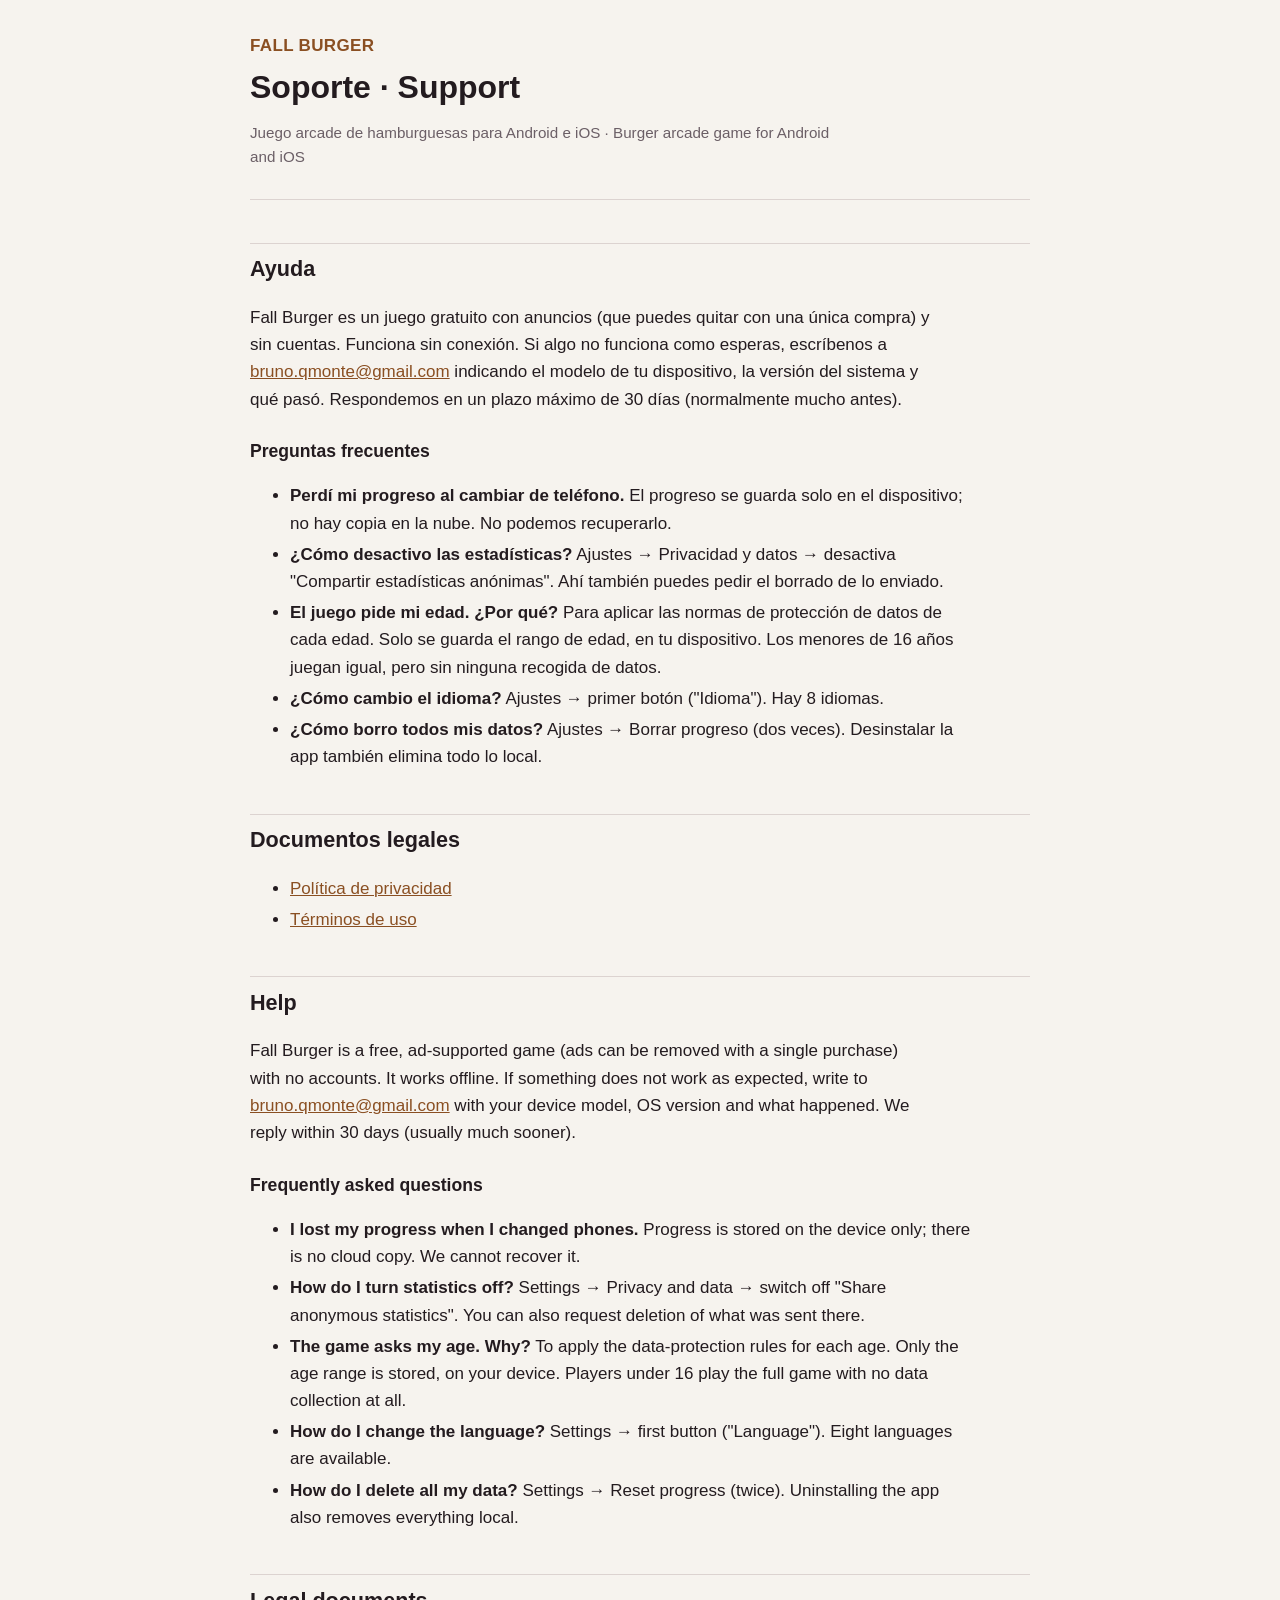
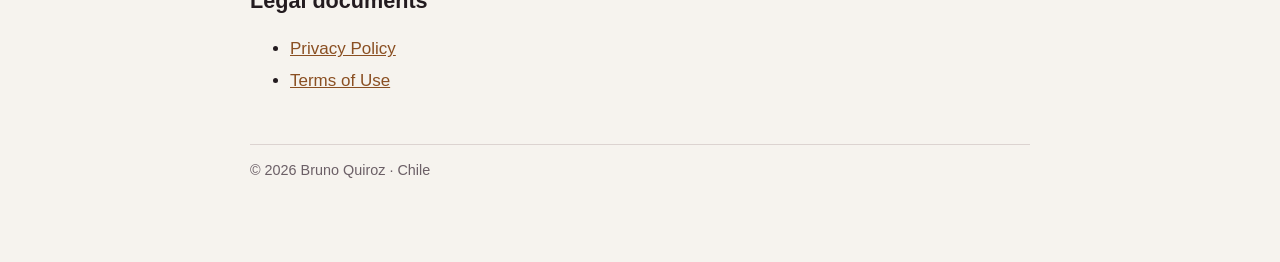
<file: index.html>
<!doctype html>
<html lang="es">
<head>
<meta charset="utf-8">
<meta name="viewport" content="width=device-width, initial-scale=1">
<title>Fall Burger · Soporte</title>
<meta name="description" content="Soporte, política de privacidad y términos de uso del videojuego Fall Burger.">
<link rel="stylesheet" href="assets/legal.css">
</head>
<body>
<div class="wrap">
<header>
  <div class="brand">FALL BURGER</div>
  <h1>Soporte · Support</h1>
  <p class="meta">Juego arcade de hamburguesas para Android e iOS · Burger arcade game for Android and iOS</p>
</header>

<section id="es">
<h2>Ayuda</h2>
<p>Fall Burger es un juego gratuito con anuncios (que puedes quitar con una única compra) y sin cuentas. Funciona sin conexión. Si algo no funciona como esperas, escríbenos a <a href="mailto:bruno.qmonte@gmail.com?subject=Fall%20Burger%20-%20soporte">bruno.qmonte@gmail.com</a> indicando el modelo de tu dispositivo, la versión del sistema y qué pasó. Respondemos en un plazo máximo de 30 días (normalmente mucho antes).</p>

<h3>Preguntas frecuentes</h3>
<ul class="tight">
  <li><strong>Perdí mi progreso al cambiar de teléfono.</strong> El progreso se guarda solo en el dispositivo; no hay copia en la nube. No podemos recuperarlo.</li>
  <li><strong>¿Cómo desactivo las estadísticas?</strong> Ajustes → Privacidad y datos → desactiva "Compartir estadísticas anónimas". Ahí también puedes pedir el borrado de lo enviado.</li>
  <li><strong>El juego pide mi edad. ¿Por qué?</strong> Para aplicar las normas de protección de datos de cada edad. Solo se guarda el rango de edad, en tu dispositivo. Los menores de 16 años juegan igual, pero sin ninguna recogida de datos.</li>
  <li><strong>¿Cómo cambio el idioma?</strong> Ajustes → primer botón ("Idioma"). Hay 8 idiomas.</li>
  <li><strong>¿Cómo borro todos mis datos?</strong> Ajustes → Borrar progreso (dos veces). Desinstalar la app también elimina todo lo local.</li>
</ul>

<h2>Documentos legales</h2>
<ul class="tight">
  <li><a href="privacy/">Política de privacidad</a></li>
  <li><a href="terms/">Términos de uso</a></li>
</ul>
</section>

<section id="en" lang="en">
<h2>Help</h2>
<p>Fall Burger is a free, ad-supported game (ads can be removed with a single purchase) with no accounts. It works offline. If something does not work as expected, write to <a href="mailto:bruno.qmonte@gmail.com?subject=Fall%20Burger%20-%20support">bruno.qmonte@gmail.com</a> with your device model, OS version and what happened. We reply within 30 days (usually much sooner).</p>

<h3>Frequently asked questions</h3>
<ul class="tight">
  <li><strong>I lost my progress when I changed phones.</strong> Progress is stored on the device only; there is no cloud copy. We cannot recover it.</li>
  <li><strong>How do I turn statistics off?</strong> Settings → Privacy and data → switch off "Share anonymous statistics". You can also request deletion of what was sent there.</li>
  <li><strong>The game asks my age. Why?</strong> To apply the data-protection rules for each age. Only the age range is stored, on your device. Players under 16 play the full game with no data collection at all.</li>
  <li><strong>How do I change the language?</strong> Settings → first button ("Language"). Eight languages are available.</li>
  <li><strong>How do I delete all my data?</strong> Settings → Reset progress (twice). Uninstalling the app also removes everything local.</li>
</ul>

<h2>Legal documents</h2>
<ul class="tight">
  <li><a href="privacy/">Privacy Policy</a></li>
  <li><a href="terms/">Terms of Use</a></li>
</ul>
</section>

<footer>© 2026 Bruno Quiroz · Chile</footer>
</div>
</body>
</html>
</file>
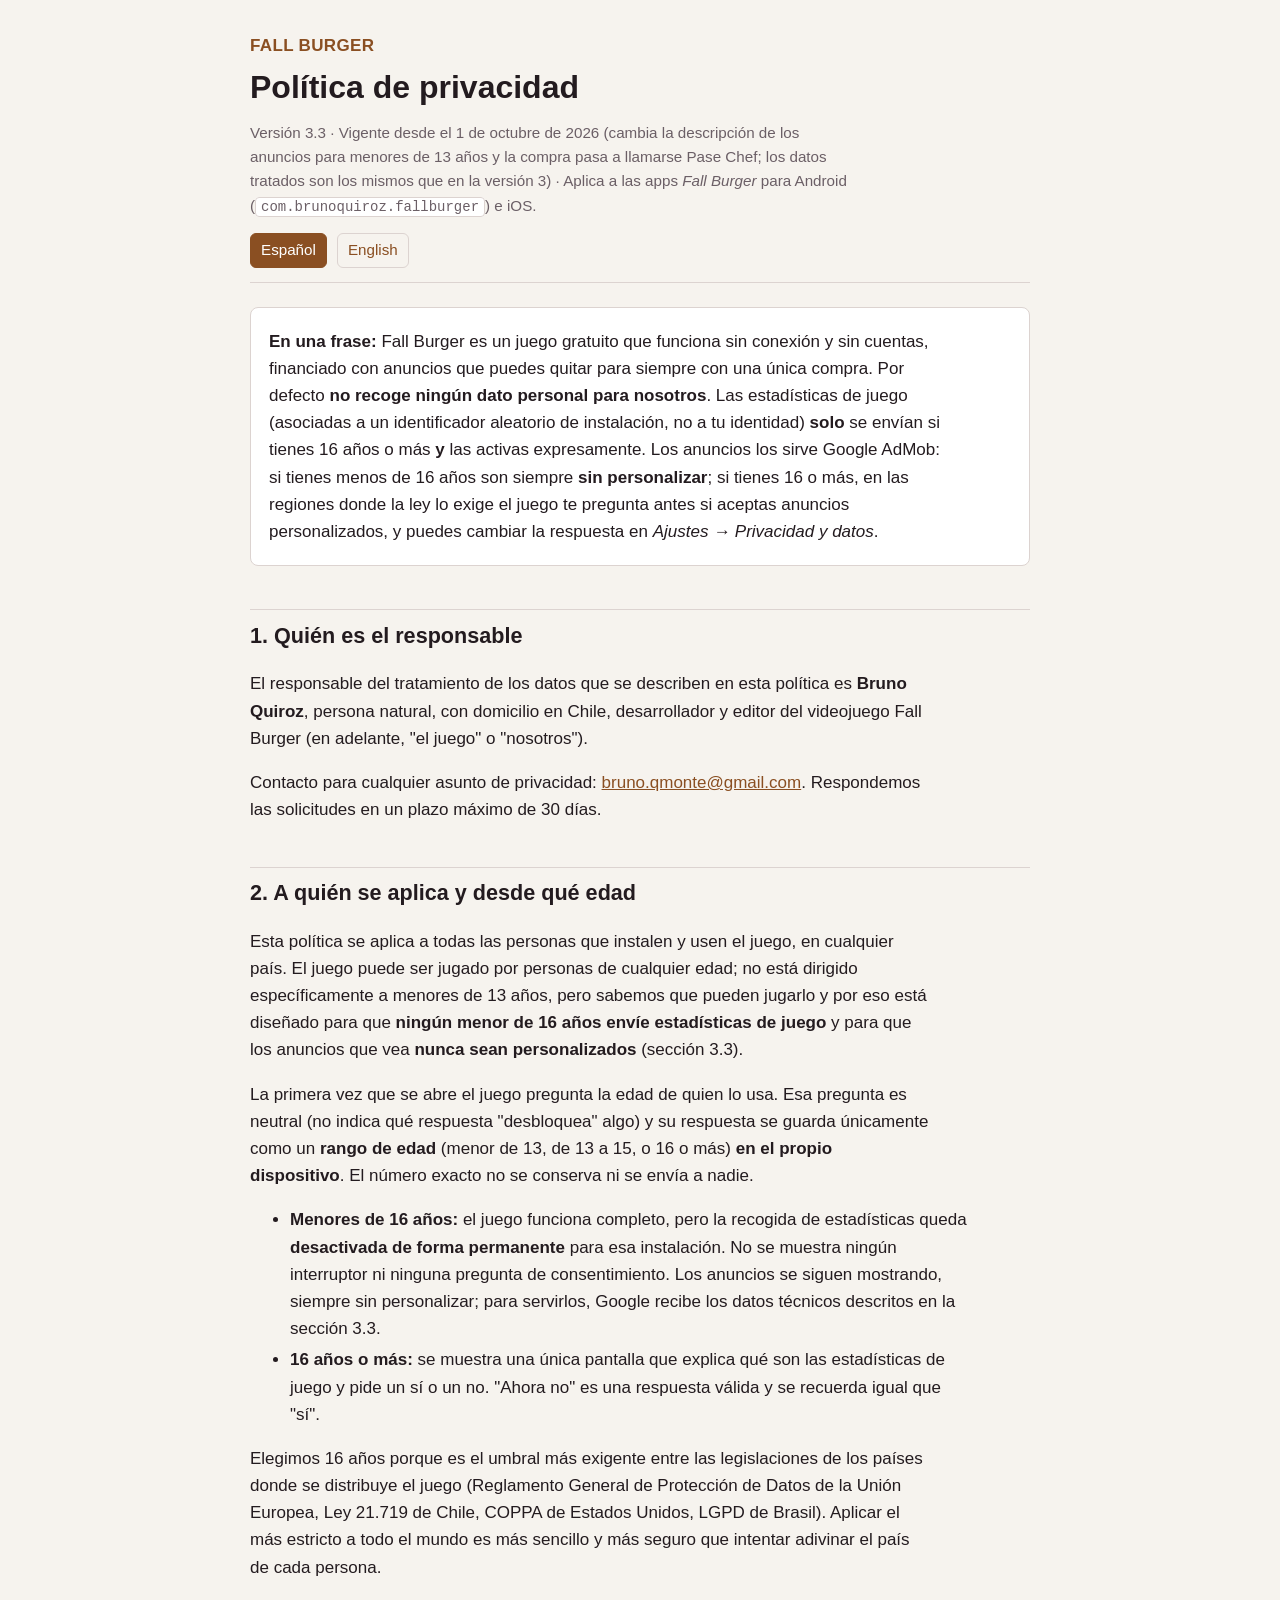
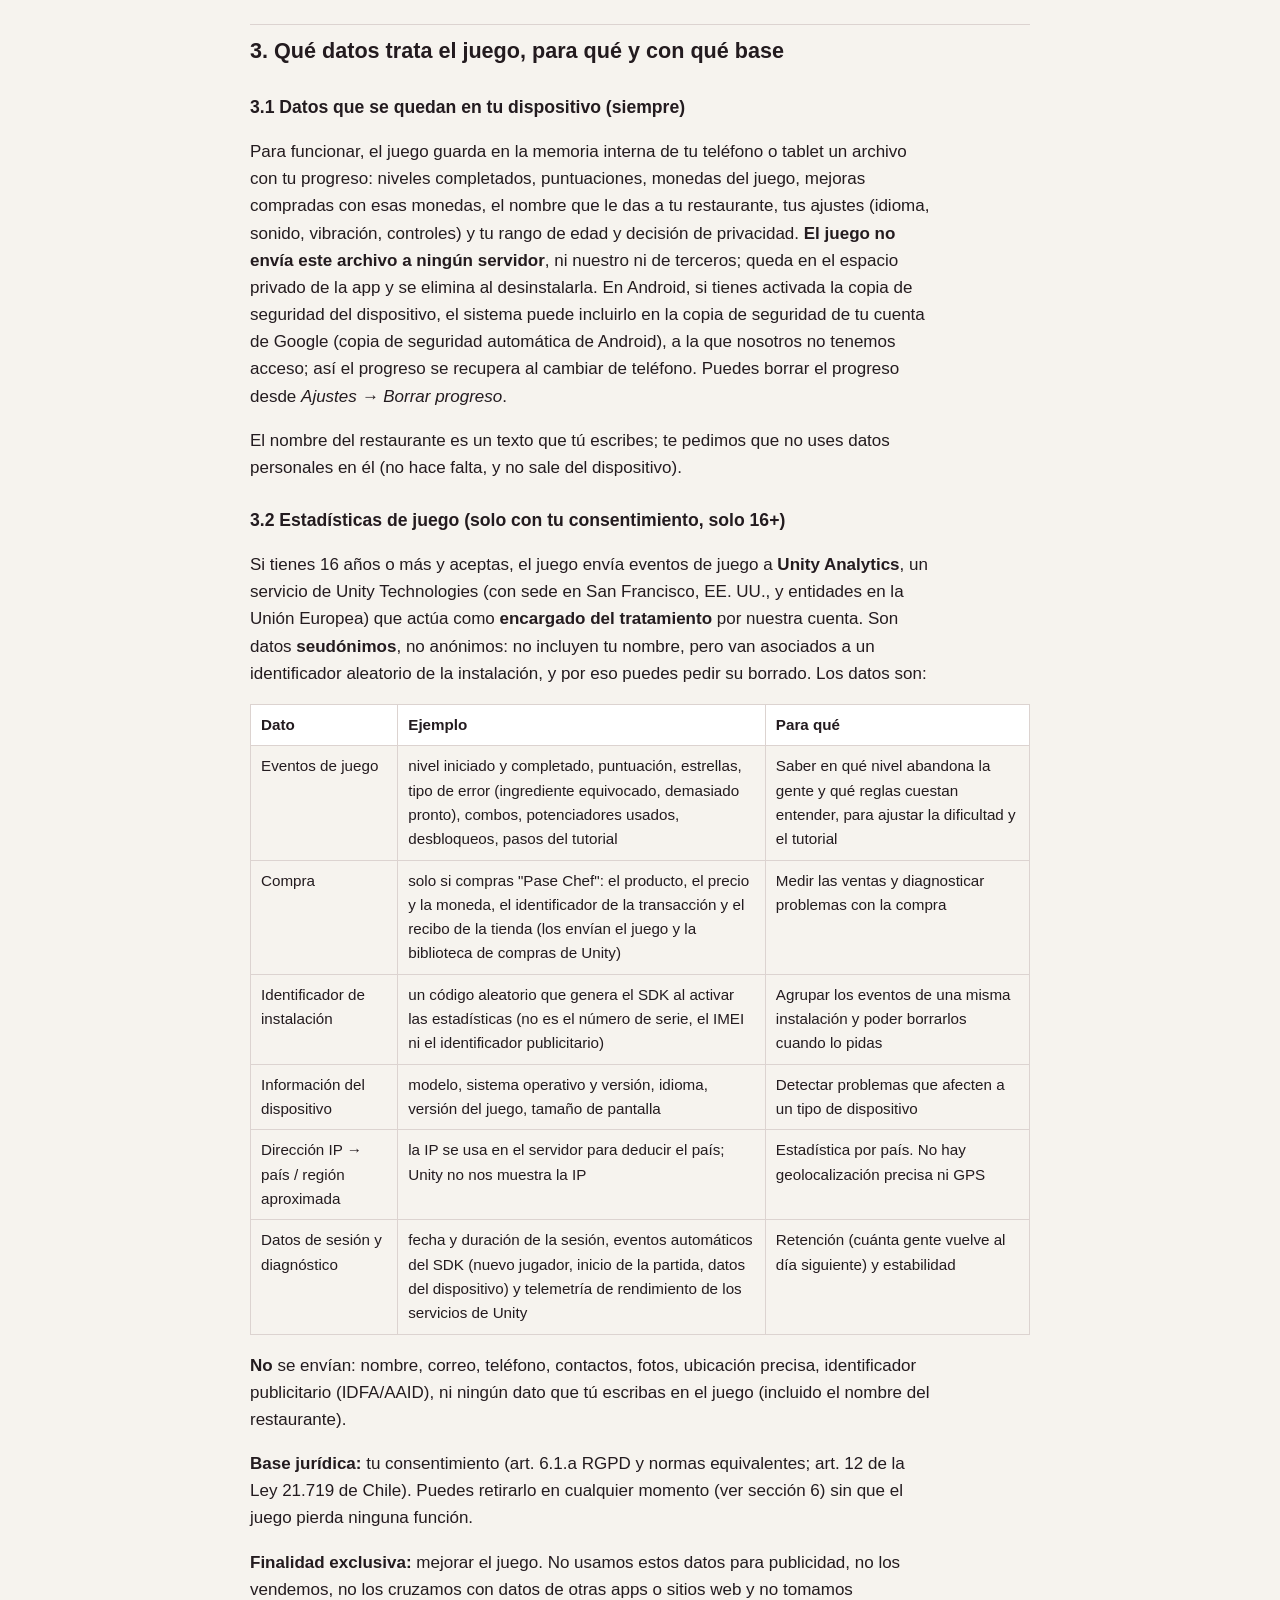
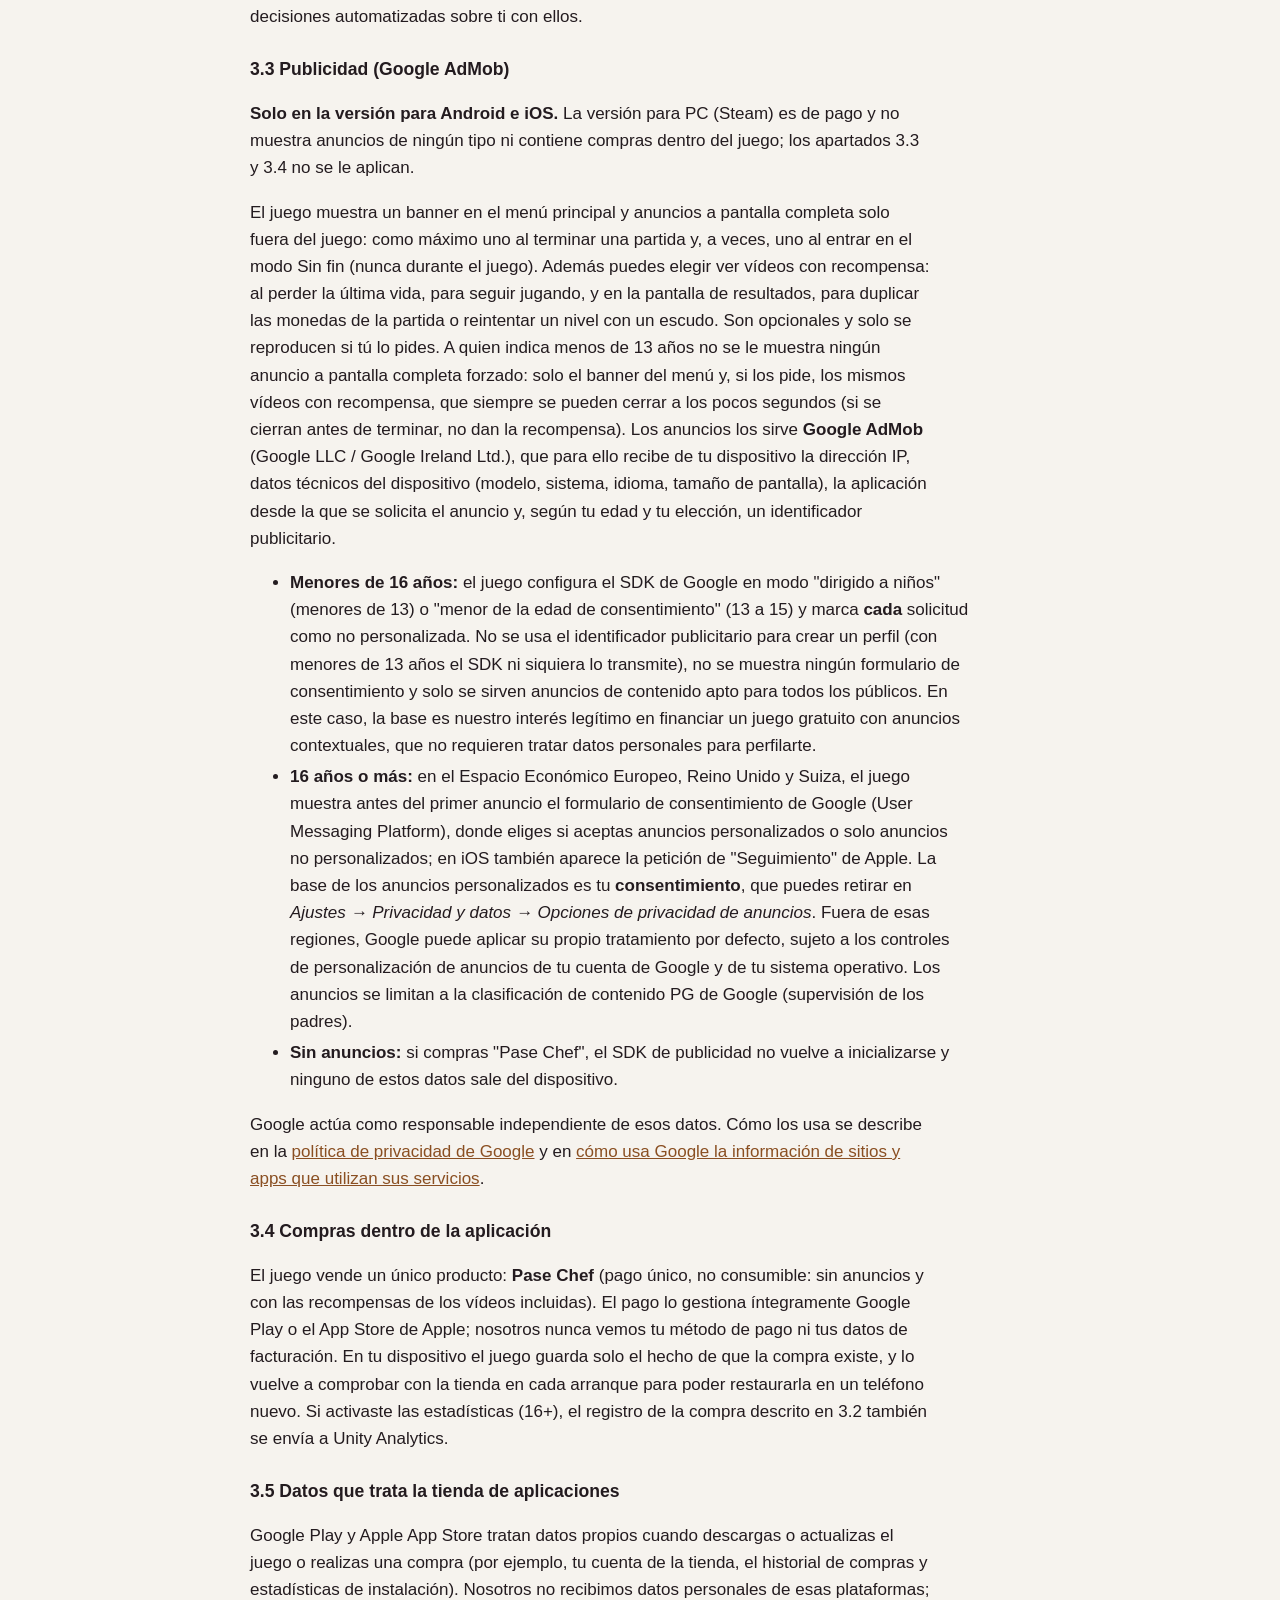
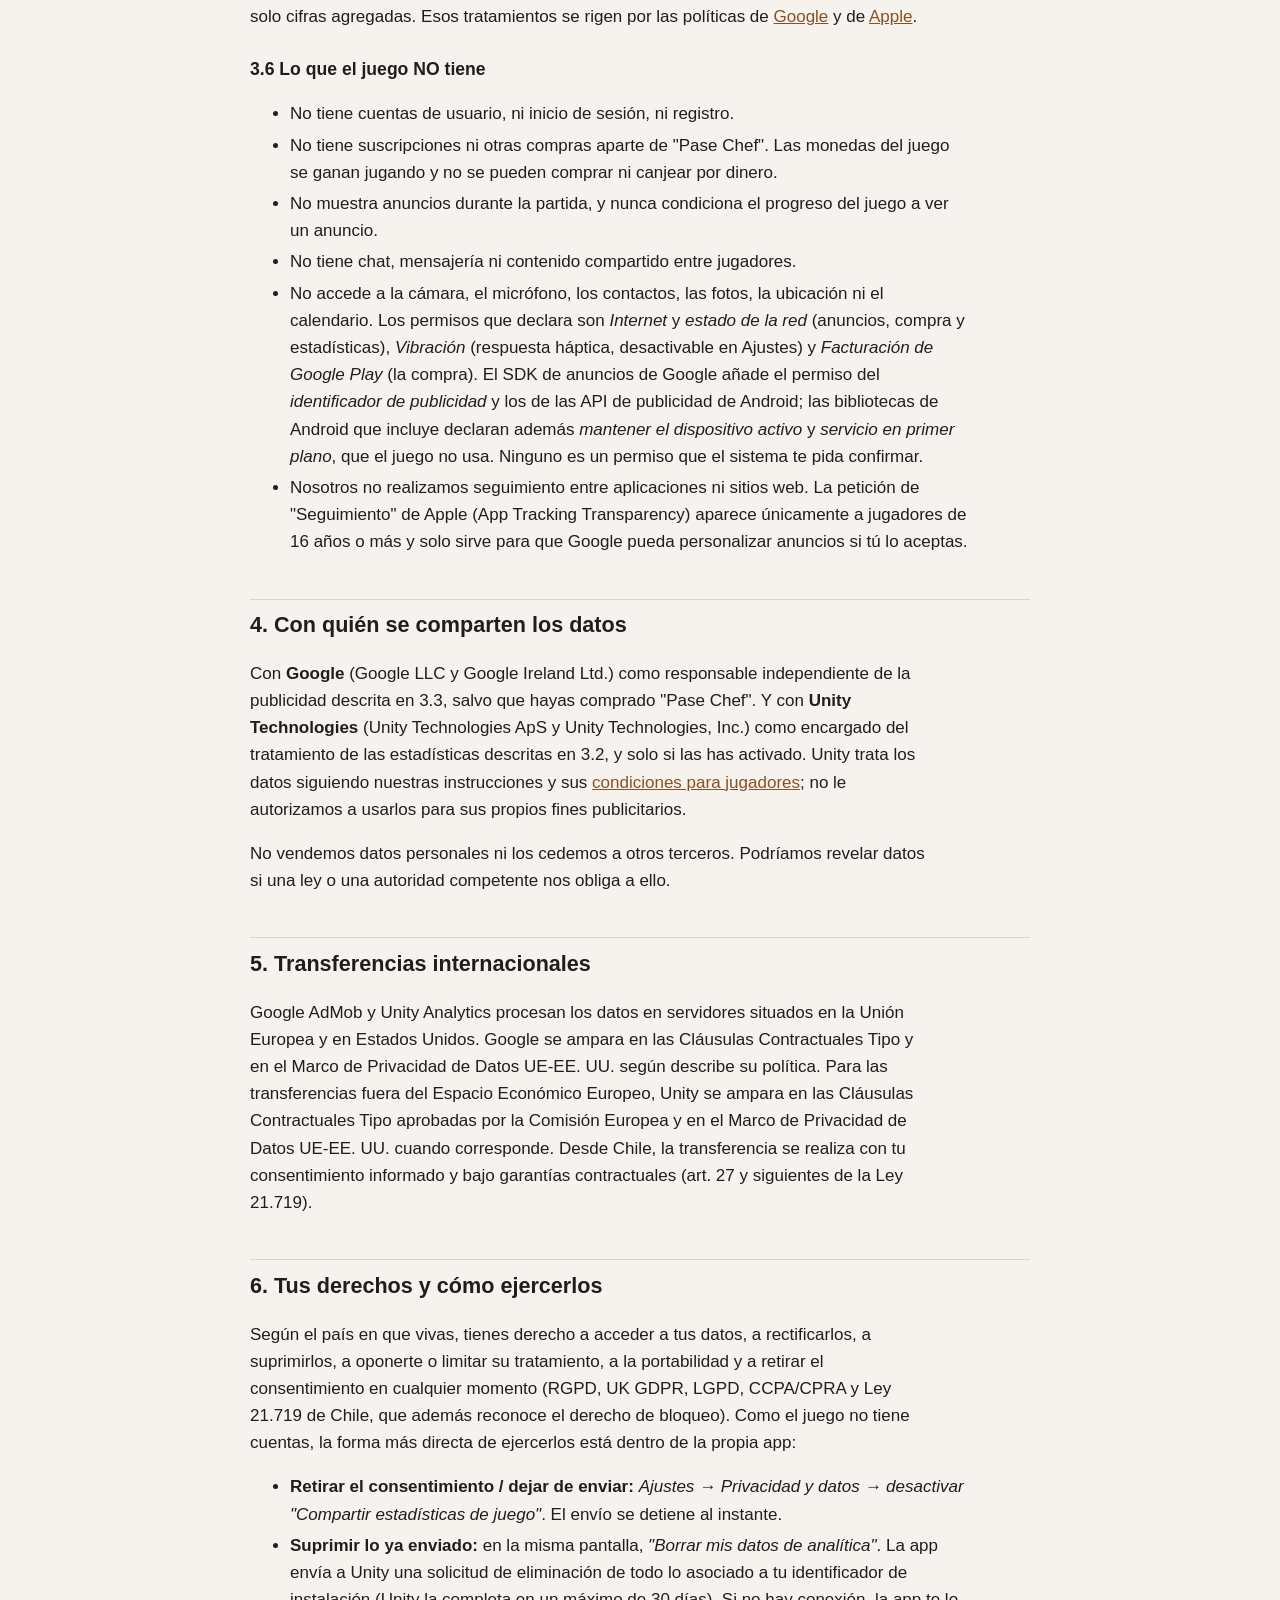
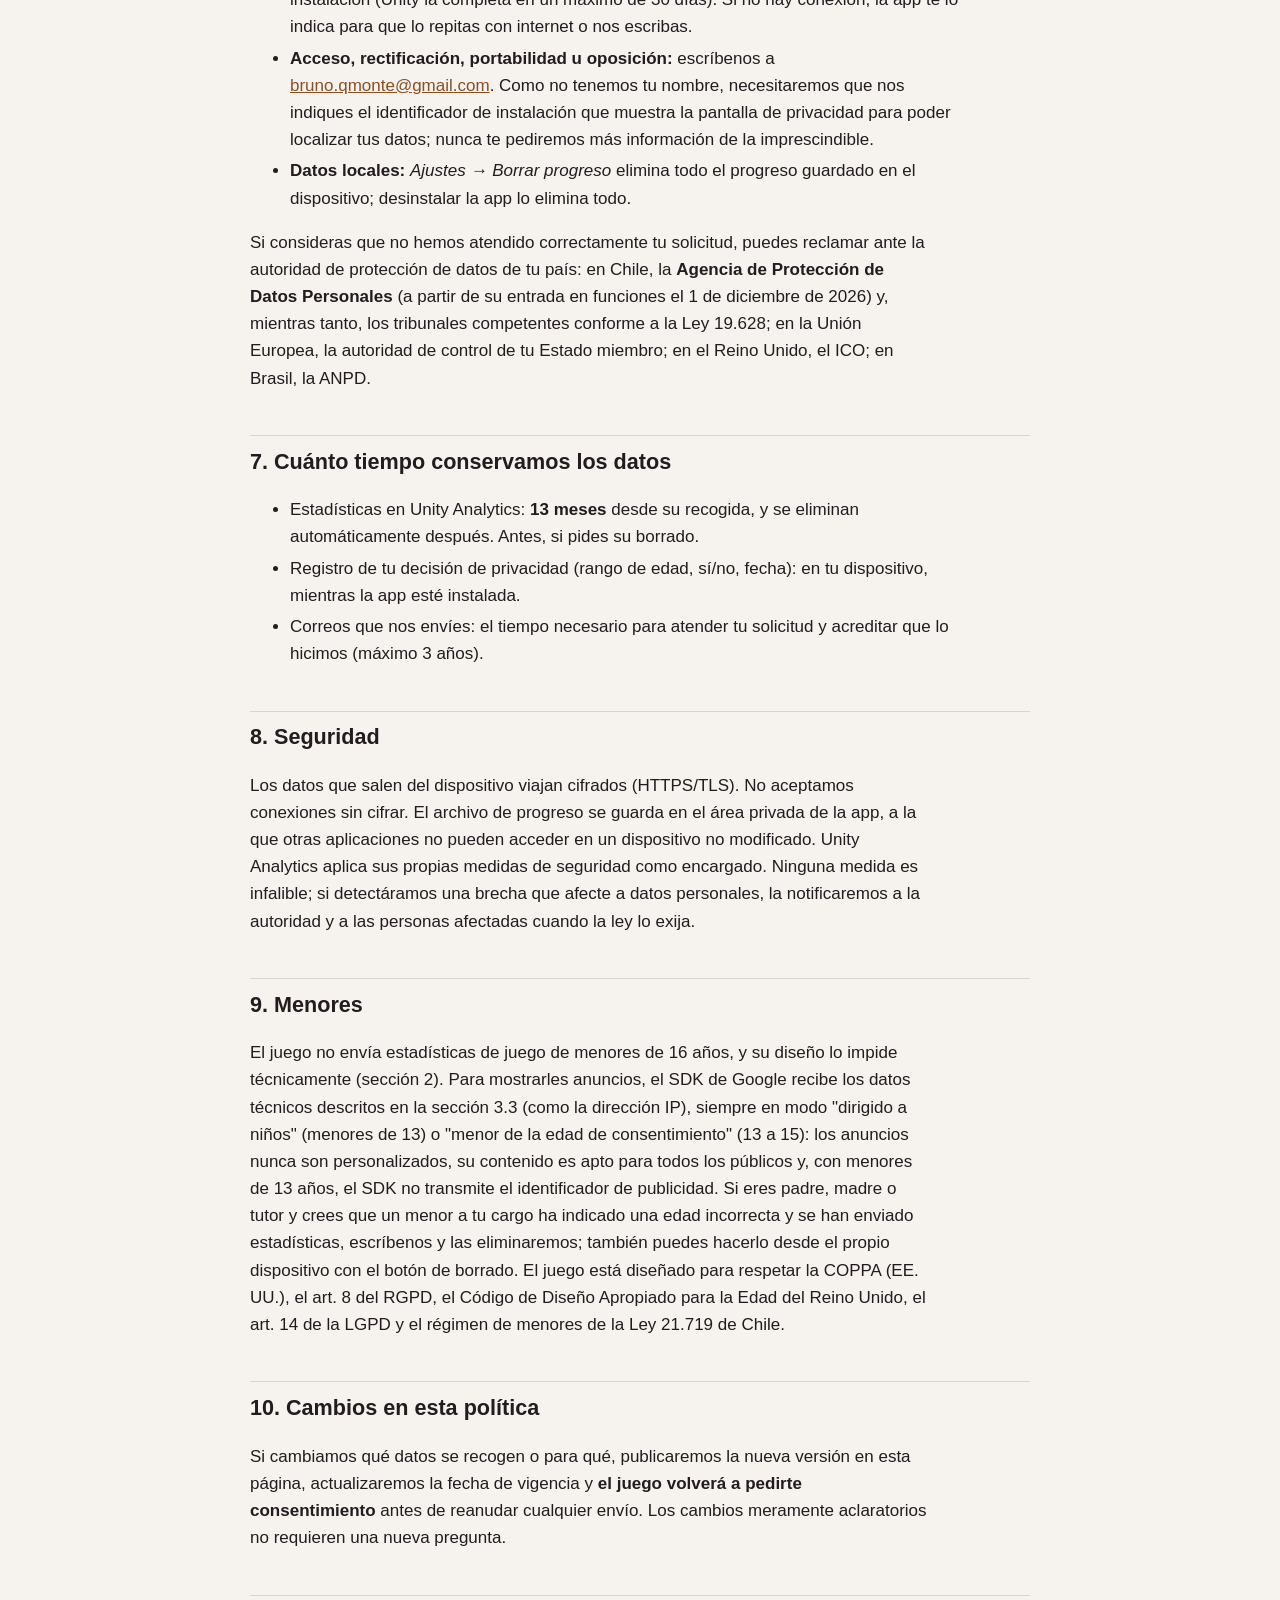
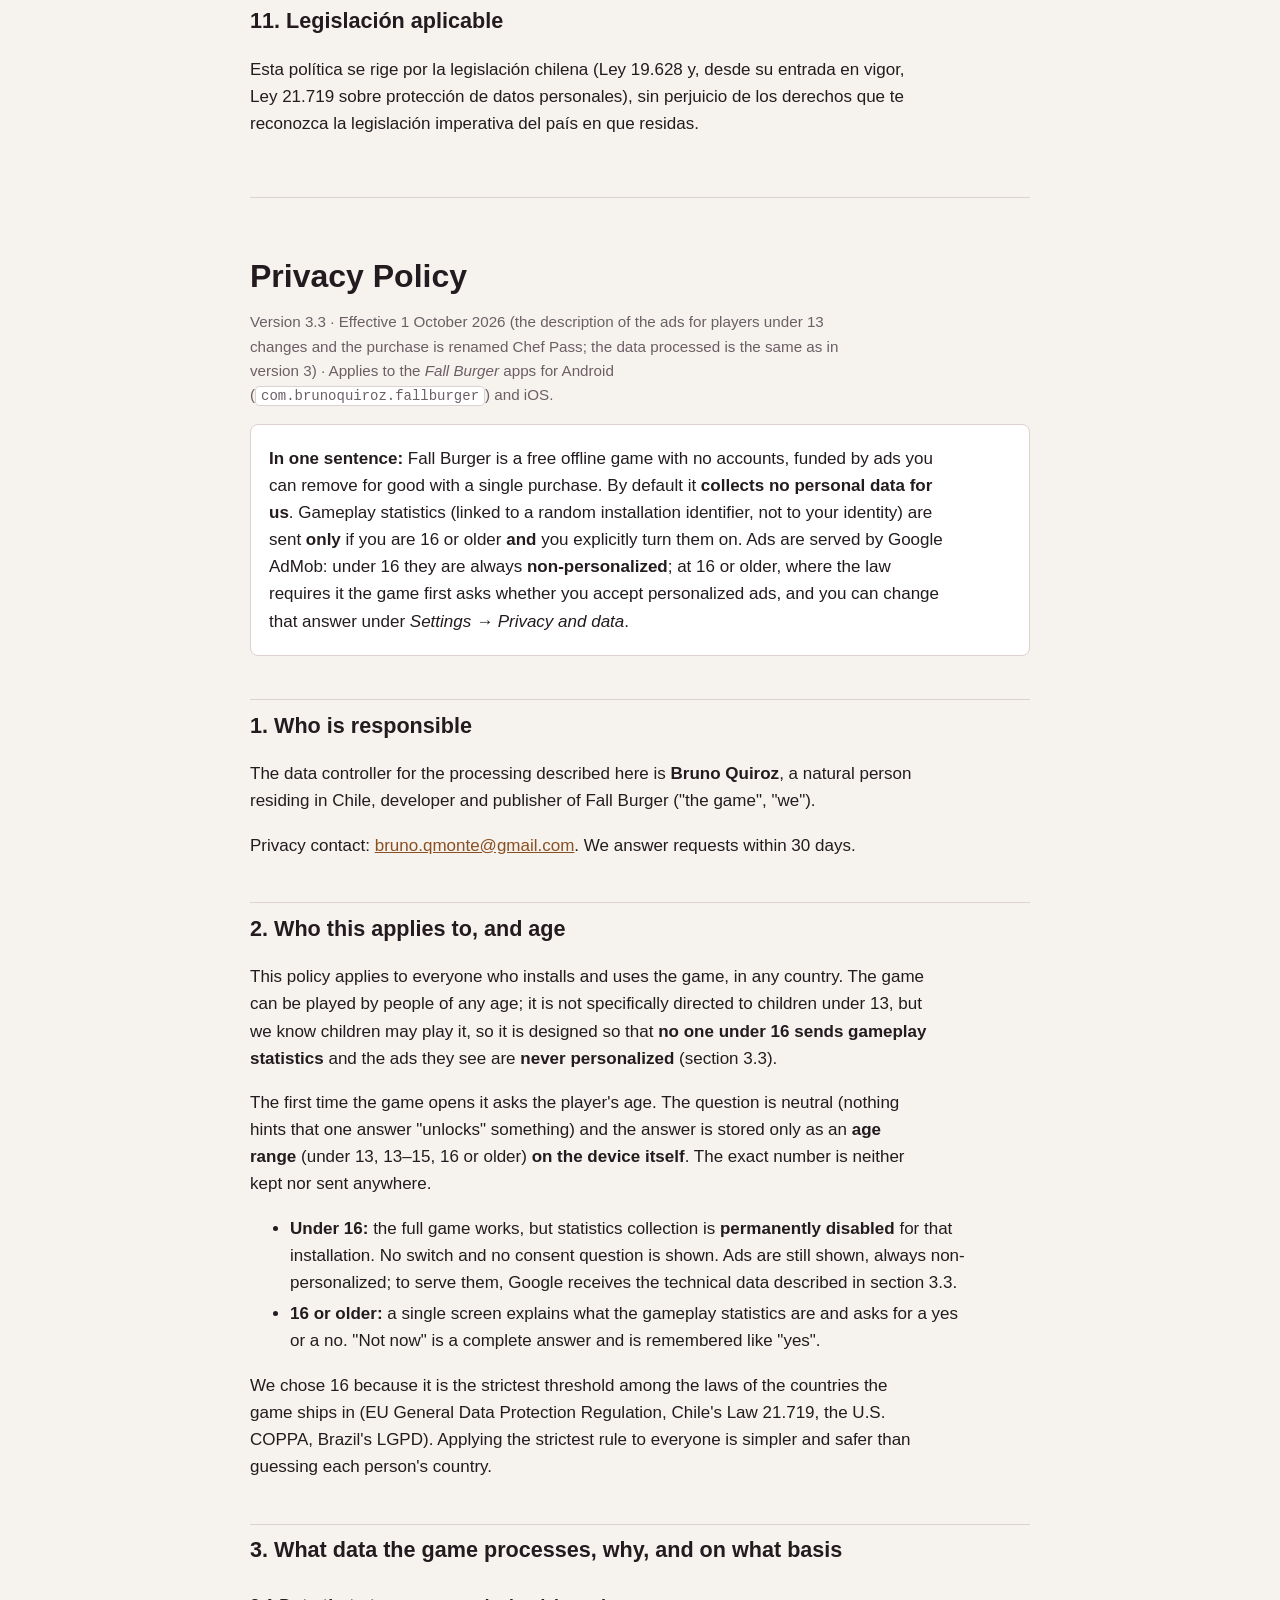
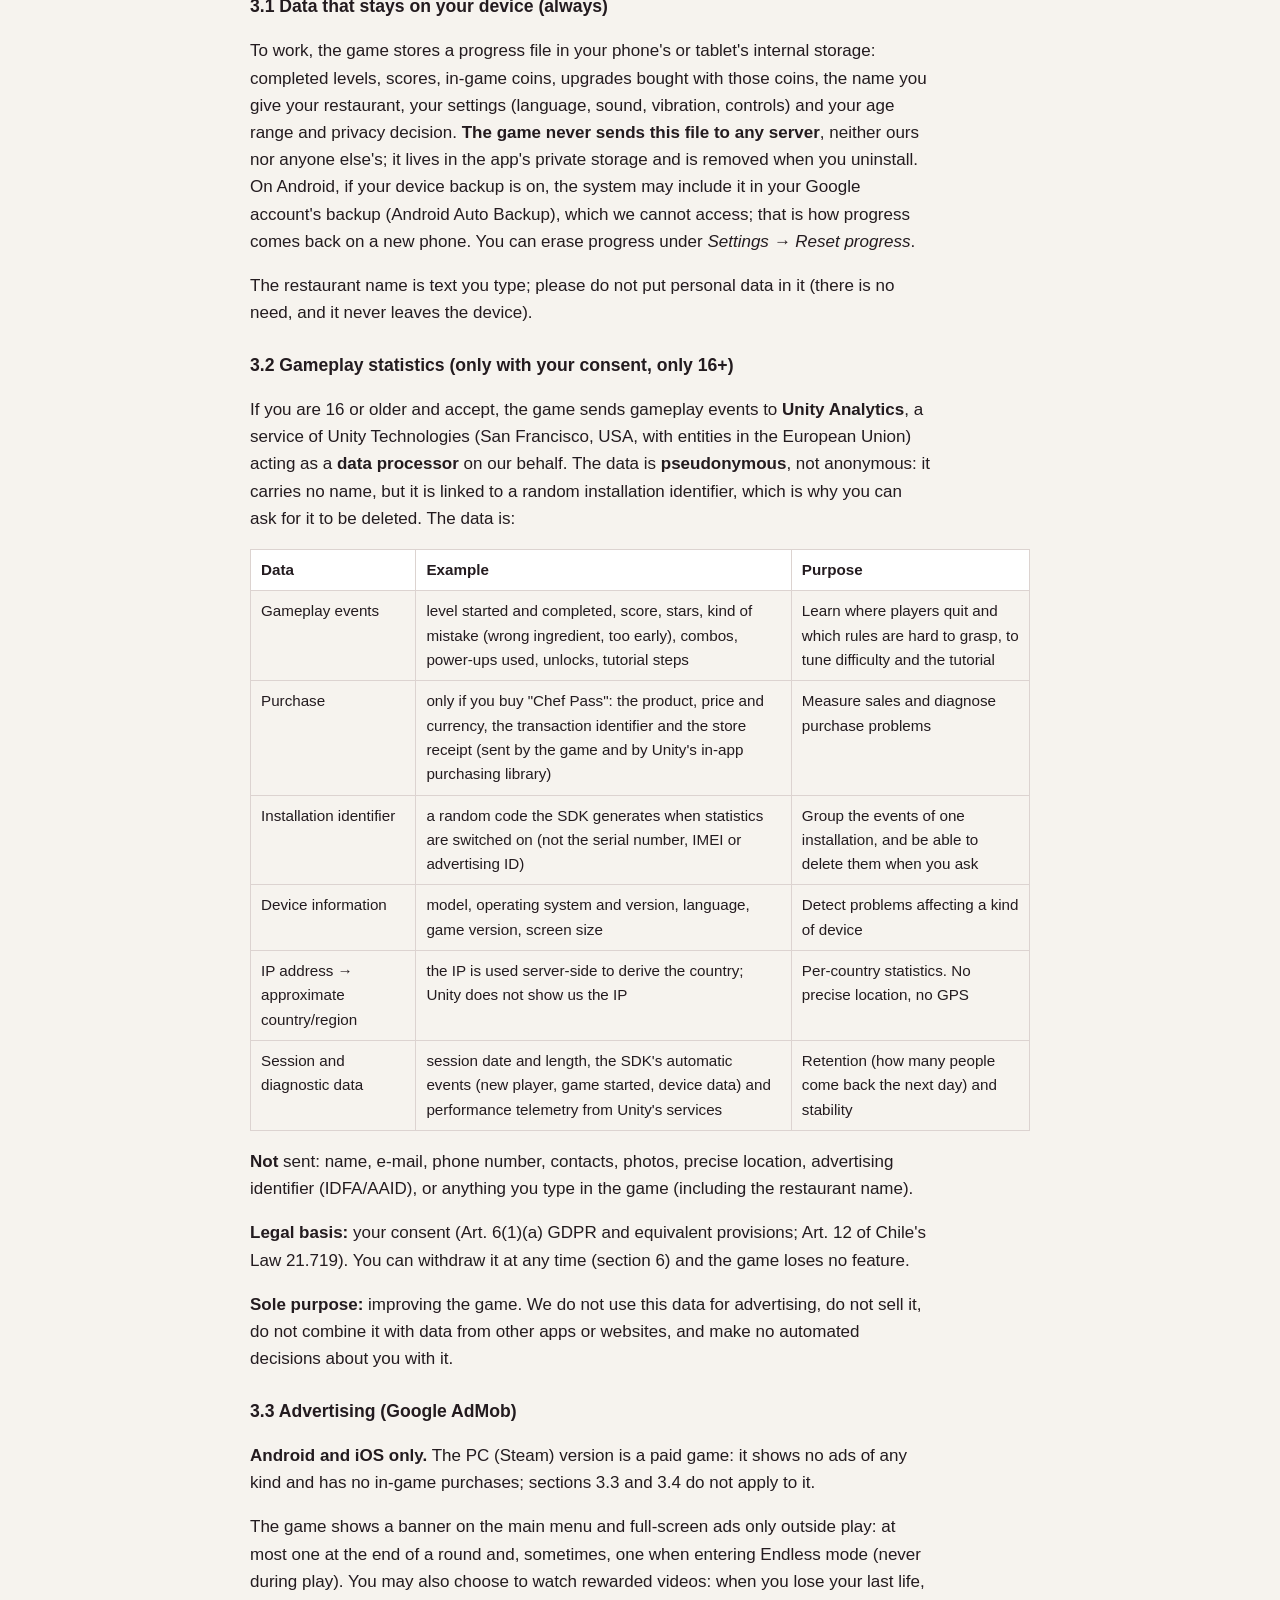
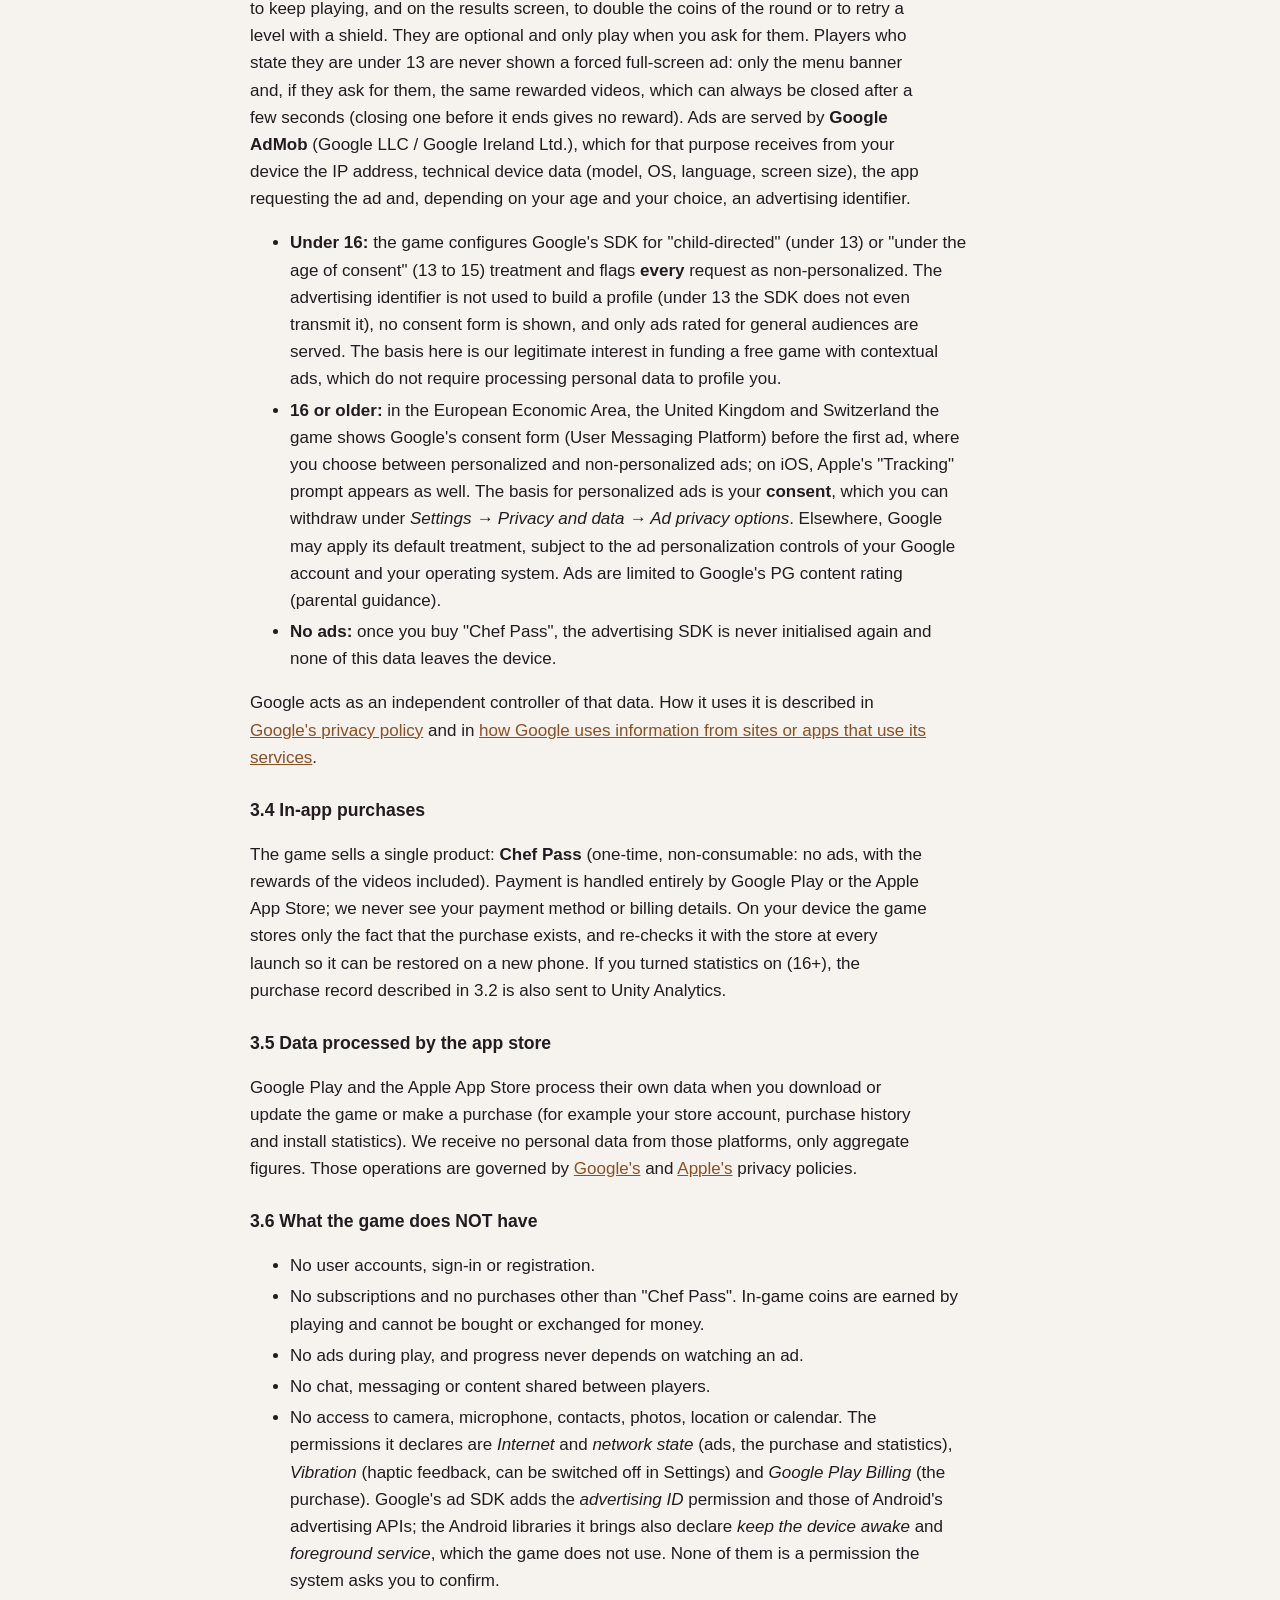
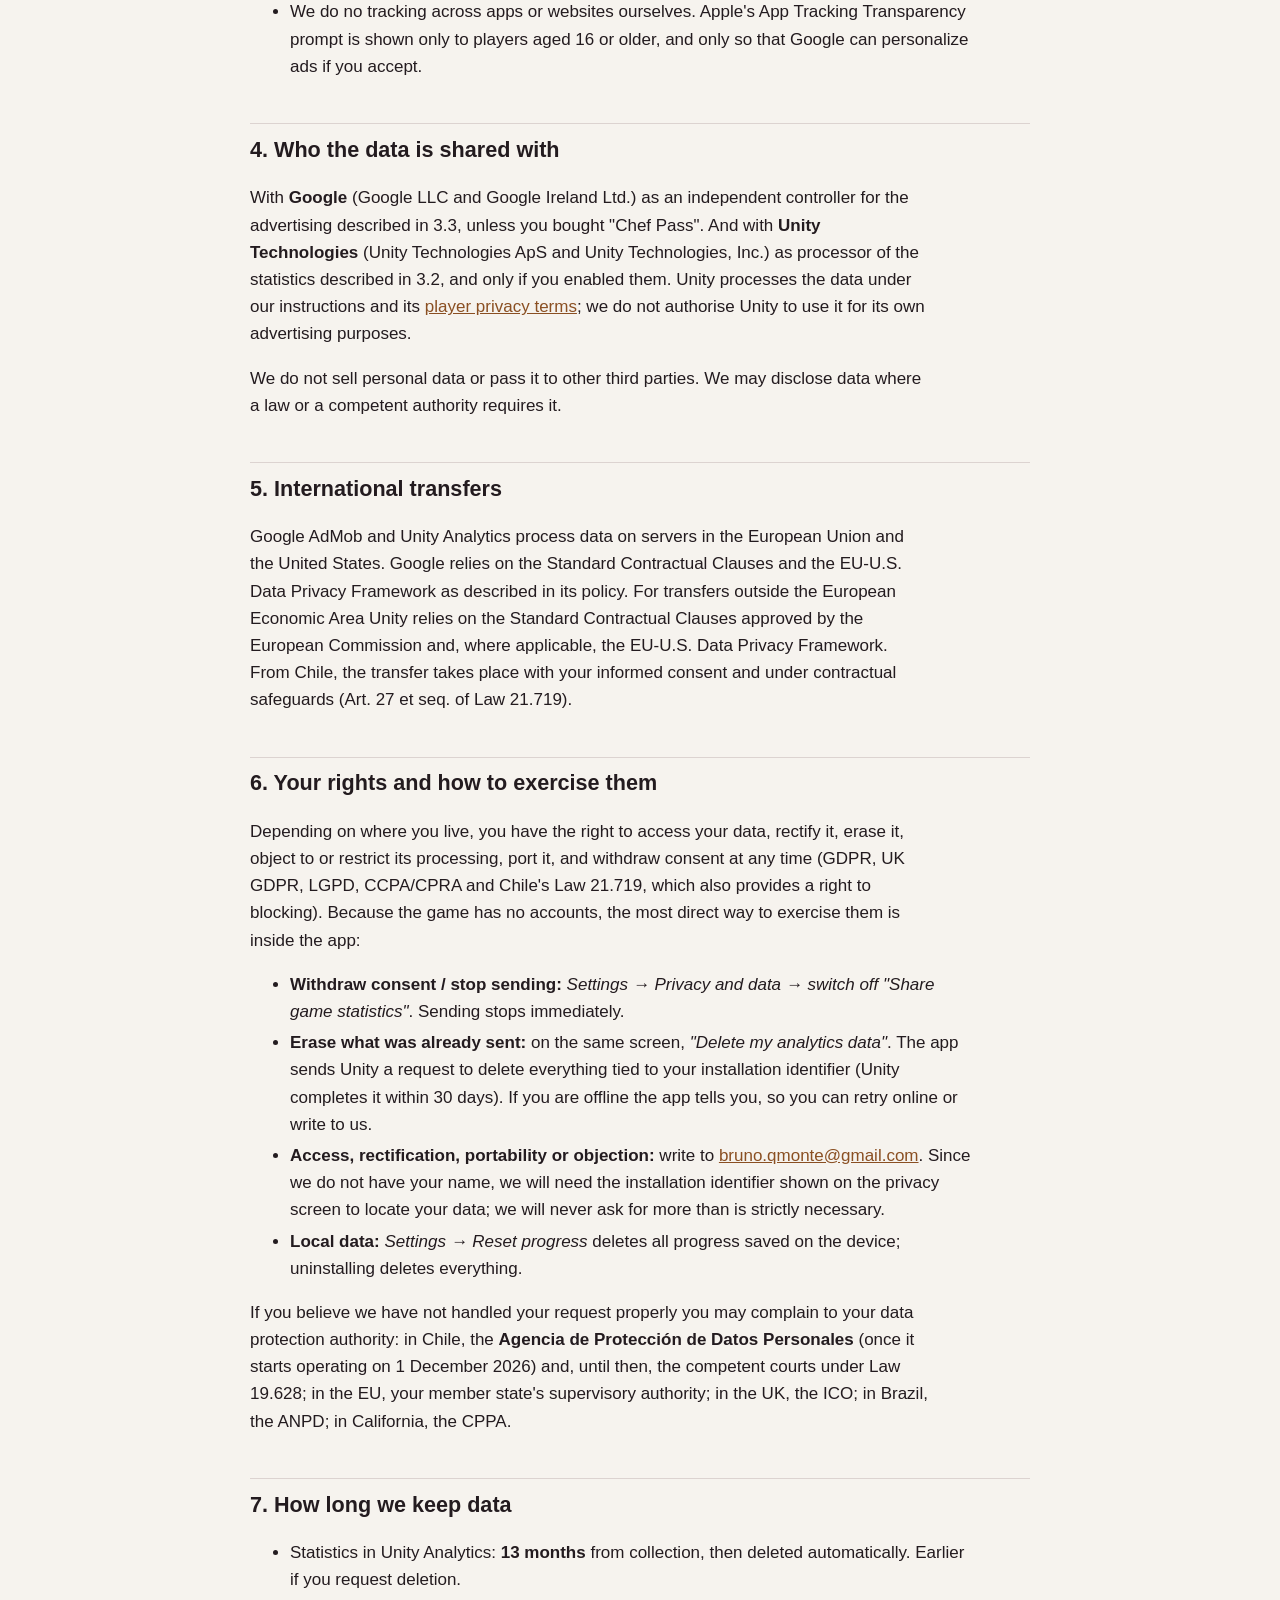
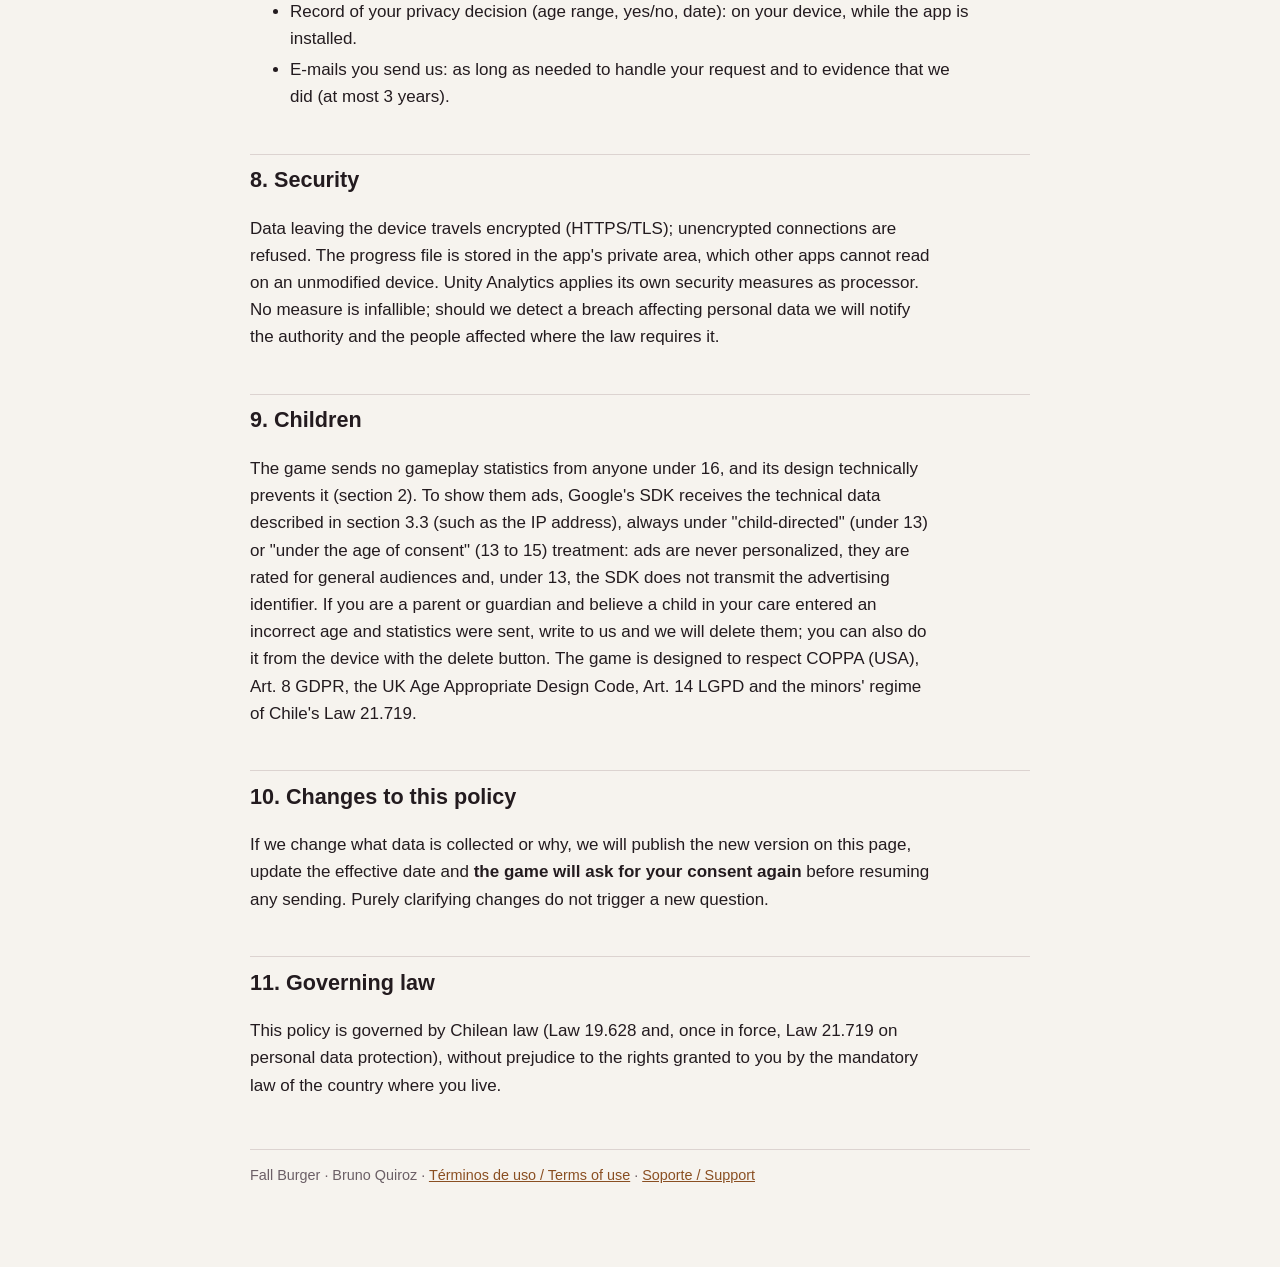
<file: privacy/index.html>
<!doctype html>
<html lang="es">
<head>
<meta charset="utf-8">
<meta name="viewport" content="width=device-width, initial-scale=1">
<title>Política de privacidad · Fall Burger</title>
<meta name="description" content="Política de privacidad del videojuego Fall Burger (Android e iOS): qué datos se tratan, con qué finalidad, durante cuánto tiempo y cómo ejercer tus derechos.">
<link rel="stylesheet" href="../assets/legal.css">
</head>
<body>
<div class="wrap">
<header>
  <div class="brand">FALL BURGER</div>
  <h1>Política de privacidad</h1>
  <p class="meta">Versión 3.3 · Vigente desde el 1 de octubre de 2026 (cambia la descripción de los anuncios para menores de 13 años y la compra pasa a llamarse Pase Chef; los datos tratados son los mismos que en la versión 3) · Aplica a las apps <em>Fall Burger</em> para Android (<code>com.brunoquiroz.fallburger</code>) e iOS.</p>
  <nav class="lang" aria-label="Idioma"><a href="#es" aria-current="page">Español</a><a href="#en">English</a></nav>
</header>

<section id="es">

<div class="box">
  <p><strong>En una frase:</strong> Fall Burger es un juego gratuito que funciona sin conexión y sin cuentas, financiado con anuncios que puedes quitar para siempre con una única compra. Por defecto <strong>no recoge ningún dato personal para nosotros</strong>. Las estadísticas de juego (asociadas a un identificador aleatorio de instalación, no a tu identidad) <strong>solo</strong> se envían si tienes 16 años o más <strong>y</strong> las activas expresamente. Los anuncios los sirve Google AdMob: si tienes menos de 16 años son siempre <strong>sin personalizar</strong>; si tienes 16 o más, en las regiones donde la ley lo exige el juego te pregunta antes si aceptas anuncios personalizados, y puedes cambiar la respuesta en <em>Ajustes → Privacidad y datos</em>.</p>
</div>

<h2>1. Quién es el responsable</h2>
<p>El responsable del tratamiento de los datos que se describen en esta política es <strong>Bruno Quiroz</strong>, persona natural, con domicilio en Chile, desarrollador y editor del videojuego Fall Burger (en adelante, "el juego" o "nosotros").</p>
<p>Contacto para cualquier asunto de privacidad: <a href="mailto:bruno.qmonte@gmail.com">bruno.qmonte@gmail.com</a>. Respondemos las solicitudes en un plazo máximo de 30 días.</p>

<h2>2. A quién se aplica y desde qué edad</h2>
<p>Esta política se aplica a todas las personas que instalen y usen el juego, en cualquier país. El juego puede ser jugado por personas de cualquier edad; no está dirigido específicamente a menores de 13 años, pero sabemos que pueden jugarlo y por eso está diseñado para que <strong>ningún menor de 16 años envíe estadísticas de juego</strong> y para que los anuncios que vea <strong>nunca sean personalizados</strong> (sección 3.3).</p>
<p>La primera vez que se abre el juego pregunta la edad de quien lo usa. Esa pregunta es neutral (no indica qué respuesta "desbloquea" algo) y su respuesta se guarda únicamente como un <strong>rango de edad</strong> (menor de 13, de 13 a 15, o 16 o más) <strong>en el propio dispositivo</strong>. El número exacto no se conserva ni se envía a nadie.</p>
<ul class="tight">
  <li><strong>Menores de 16 años:</strong> el juego funciona completo, pero la recogida de estadísticas queda <strong>desactivada de forma permanente</strong> para esa instalación. No se muestra ningún interruptor ni ninguna pregunta de consentimiento. Los anuncios se siguen mostrando, siempre sin personalizar; para servirlos, Google recibe los datos técnicos descritos en la sección 3.3.</li>
  <li><strong>16 años o más:</strong> se muestra una única pantalla que explica qué son las estadísticas de juego y pide un sí o un no. "Ahora no" es una respuesta válida y se recuerda igual que "sí".</li>
</ul>
<p>Elegimos 16 años porque es el umbral más exigente entre las legislaciones de los países donde se distribuye el juego (Reglamento General de Protección de Datos de la Unión Europea, Ley 21.719 de Chile, COPPA de Estados Unidos, LGPD de Brasil). Aplicar el más estricto a todo el mundo es más sencillo y más seguro que intentar adivinar el país de cada persona.</p>

<h2>3. Qué datos trata el juego, para qué y con qué base</h2>

<h3>3.1 Datos que se quedan en tu dispositivo (siempre)</h3>
<p>Para funcionar, el juego guarda en la memoria interna de tu teléfono o tablet un archivo con tu progreso: niveles completados, puntuaciones, monedas del juego, mejoras compradas con esas monedas, el nombre que le das a tu restaurante, tus ajustes (idioma, sonido, vibración, controles) y tu rango de edad y decisión de privacidad. <strong>El juego no envía este archivo a ningún servidor</strong>, ni nuestro ni de terceros; queda en el espacio privado de la app y se elimina al desinstalarla. En Android, si tienes activada la copia de seguridad del dispositivo, el sistema puede incluirlo en la copia de seguridad de tu cuenta de Google (copia de seguridad automática de Android), a la que nosotros no tenemos acceso; así el progreso se recupera al cambiar de teléfono. Puedes borrar el progreso desde <em>Ajustes → Borrar progreso</em>.</p>
<p>El nombre del restaurante es un texto que tú escribes; te pedimos que no uses datos personales en él (no hace falta, y no sale del dispositivo).</p>

<h3>3.2 Estadísticas de juego (solo con tu consentimiento, solo 16+)</h3>
<p>Si tienes 16 años o más y aceptas, el juego envía eventos de juego a <strong>Unity Analytics</strong>, un servicio de Unity Technologies (con sede en San Francisco, EE. UU., y entidades en la Unión Europea) que actúa como <strong>encargado del tratamiento</strong> por nuestra cuenta. Son datos <strong>seudónimos</strong>, no anónimos: no incluyen tu nombre, pero van asociados a un identificador aleatorio de la instalación, y por eso puedes pedir su borrado. Los datos son:</p>
<table>
  <tr><th>Dato</th><th>Ejemplo</th><th>Para qué</th></tr>
  <tr><td>Eventos de juego</td><td>nivel iniciado y completado, puntuación, estrellas, tipo de error (ingrediente equivocado, demasiado pronto), combos, potenciadores usados, desbloqueos, pasos del tutorial</td><td>Saber en qué nivel abandona la gente y qué reglas cuestan entender, para ajustar la dificultad y el tutorial</td></tr>
  <tr><td>Compra</td><td>solo si compras "Pase Chef": el producto, el precio y la moneda, el identificador de la transacción y el recibo de la tienda (los envían el juego y la biblioteca de compras de Unity)</td><td>Medir las ventas y diagnosticar problemas con la compra</td></tr>
  <tr><td>Identificador de instalación</td><td>un código aleatorio que genera el SDK al activar las estadísticas (no es el número de serie, el IMEI ni el identificador publicitario)</td><td>Agrupar los eventos de una misma instalación y poder borrarlos cuando lo pidas</td></tr>
  <tr><td>Información del dispositivo</td><td>modelo, sistema operativo y versión, idioma, versión del juego, tamaño de pantalla</td><td>Detectar problemas que afecten a un tipo de dispositivo</td></tr>
  <tr><td>Dirección IP → país / región aproximada</td><td>la IP se usa en el servidor para deducir el país; Unity no nos muestra la IP</td><td>Estadística por país. No hay geolocalización precisa ni GPS</td></tr>
  <tr><td>Datos de sesión y diagnóstico</td><td>fecha y duración de la sesión, eventos automáticos del SDK (nuevo jugador, inicio de la partida, datos del dispositivo) y telemetría de rendimiento de los servicios de Unity</td><td>Retención (cuánta gente vuelve al día siguiente) y estabilidad</td></tr>
</table>
<p><strong>No</strong> se envían: nombre, correo, teléfono, contactos, fotos, ubicación precisa, identificador publicitario (IDFA/AAID), ni ningún dato que tú escribas en el juego (incluido el nombre del restaurante).</p>
<p><strong>Base jurídica:</strong> tu consentimiento (art. 6.1.a RGPD y normas equivalentes; art. 12 de la Ley 21.719 de Chile). Puedes retirarlo en cualquier momento (ver sección 6) sin que el juego pierda ninguna función.</p>
<p><strong>Finalidad exclusiva:</strong> mejorar el juego. No usamos estos datos para publicidad, no los vendemos, no los cruzamos con datos de otras apps o sitios web y no tomamos decisiones automatizadas sobre ti con ellos.</p>

<h3>3.3 Publicidad (Google AdMob)</h3>
<p><strong>Solo en la versión para Android e iOS.</strong> La versión para PC (Steam) es de pago y no muestra anuncios de ningún tipo ni contiene compras dentro del juego; los apartados 3.3 y 3.4 no se le aplican.</p>
<p>El juego muestra un banner en el menú principal y anuncios a pantalla completa solo fuera del juego: como máximo uno al terminar una partida y, a veces, uno al entrar en el modo Sin fin (nunca durante el juego). Además puedes elegir ver vídeos con recompensa: al perder la última vida, para seguir jugando, y en la pantalla de resultados, para duplicar las monedas de la partida o reintentar un nivel con un escudo. Son opcionales y solo se reproducen si tú lo pides. A quien indica menos de 13 años no se le muestra ningún anuncio a pantalla completa forzado: solo el banner del menú y, si los pide, los mismos vídeos con recompensa, que siempre se pueden cerrar a los pocos segundos (si se cierran antes de terminar, no dan la recompensa). Los anuncios los sirve <strong>Google AdMob</strong> (Google LLC / Google Ireland Ltd.), que para ello recibe de tu dispositivo la dirección IP, datos técnicos del dispositivo (modelo, sistema, idioma, tamaño de pantalla), la aplicación desde la que se solicita el anuncio y, según tu edad y tu elección, un identificador publicitario.</p>
<ul class="tight">
  <li><strong>Menores de 16 años:</strong> el juego configura el SDK de Google en modo "dirigido a niños" (menores de 13) o "menor de la edad de consentimiento" (13 a 15) y marca <strong>cada</strong> solicitud como no personalizada. No se usa el identificador publicitario para crear un perfil (con menores de 13 años el SDK ni siquiera lo transmite), no se muestra ningún formulario de consentimiento y solo se sirven anuncios de contenido apto para todos los públicos. En este caso, la base es nuestro interés legítimo en financiar un juego gratuito con anuncios contextuales, que no requieren tratar datos personales para perfilarte.</li>
  <li><strong>16 años o más:</strong> en el Espacio Económico Europeo, Reino Unido y Suiza, el juego muestra antes del primer anuncio el formulario de consentimiento de Google (User Messaging Platform), donde eliges si aceptas anuncios personalizados o solo anuncios no personalizados; en iOS también aparece la petición de "Seguimiento" de Apple. La base de los anuncios personalizados es tu <strong>consentimiento</strong>, que puedes retirar en <em>Ajustes → Privacidad y datos → Opciones de privacidad de anuncios</em>. Fuera de esas regiones, Google puede aplicar su propio tratamiento por defecto, sujeto a los controles de personalización de anuncios de tu cuenta de Google y de tu sistema operativo. Los anuncios se limitan a la clasificación de contenido PG de Google (supervisión de los padres).</li>
  <li><strong>Sin anuncios:</strong> si compras "Pase Chef", el SDK de publicidad no vuelve a inicializarse y ninguno de estos datos sale del dispositivo.</li>
</ul>
<p>Google actúa como responsable independiente de esos datos. Cómo los usa se describe en la <a href="https://policies.google.com/privacy" rel="noopener">política de privacidad de Google</a> y en <a href="https://policies.google.com/technologies/partner-sites" rel="noopener">cómo usa Google la información de sitios y apps que utilizan sus servicios</a>.</p>

<h3>3.4 Compras dentro de la aplicación</h3>
<p>El juego vende un único producto: <strong>Pase Chef</strong> (pago único, no consumible: sin anuncios y con las recompensas de los vídeos incluidas). El pago lo gestiona íntegramente Google Play o el App Store de Apple; nosotros nunca vemos tu método de pago ni tus datos de facturación. En tu dispositivo el juego guarda solo el hecho de que la compra existe, y lo vuelve a comprobar con la tienda en cada arranque para poder restaurarla en un teléfono nuevo. Si activaste las estadísticas (16+), el registro de la compra descrito en 3.2 también se envía a Unity Analytics.</p>

<h3>3.5 Datos que trata la tienda de aplicaciones</h3>
<p>Google Play y Apple App Store tratan datos propios cuando descargas o actualizas el juego o realizas una compra (por ejemplo, tu cuenta de la tienda, el historial de compras y estadísticas de instalación). Nosotros no recibimos datos personales de esas plataformas; solo cifras agregadas. Esos tratamientos se rigen por las políticas de <a href="https://policies.google.com/privacy" rel="noopener">Google</a> y de <a href="https://www.apple.com/legal/privacy/" rel="noopener">Apple</a>.</p>

<h3>3.6 Lo que el juego NO tiene</h3>
<ul class="tight">
  <li>No tiene cuentas de usuario, ni inicio de sesión, ni registro.</li>
  <li>No tiene suscripciones ni otras compras aparte de "Pase Chef". Las monedas del juego se ganan jugando y no se pueden comprar ni canjear por dinero.</li>
  <li>No muestra anuncios durante la partida, y nunca condiciona el progreso del juego a ver un anuncio.</li>
  <li>No tiene chat, mensajería ni contenido compartido entre jugadores.</li>
  <li>No accede a la cámara, el micrófono, los contactos, las fotos, la ubicación ni el calendario. Los permisos que declara son <em>Internet</em> y <em>estado de la red</em> (anuncios, compra y estadísticas), <em>Vibración</em> (respuesta háptica, desactivable en Ajustes) y <em>Facturación de Google Play</em> (la compra). El SDK de anuncios de Google añade el permiso del <em>identificador de publicidad</em> y los de las API de publicidad de Android; las bibliotecas de Android que incluye declaran además <em>mantener el dispositivo activo</em> y <em>servicio en primer plano</em>, que el juego no usa. Ninguno es un permiso que el sistema te pida confirmar.</li>
  <li>Nosotros no realizamos seguimiento entre aplicaciones ni sitios web. La petición de "Seguimiento" de Apple (App Tracking Transparency) aparece únicamente a jugadores de 16 años o más y solo sirve para que Google pueda personalizar anuncios si tú lo aceptas.</li>
</ul>

<h2>4. Con quién se comparten los datos</h2>
<p>Con <strong>Google</strong> (Google LLC y Google Ireland Ltd.) como responsable independiente de la publicidad descrita en 3.3, salvo que hayas comprado "Pase Chef". Y con <strong>Unity Technologies</strong> (Unity Technologies ApS y Unity Technologies, Inc.) como encargado del tratamiento de las estadísticas descritas en 3.2, y solo si las has activado. Unity trata los datos siguiendo nuestras instrucciones y sus <a href="https://unity.com/legal/game-player-and-app-user-privacy-policy" rel="noopener">condiciones para jugadores</a>; no le autorizamos a usarlos para sus propios fines publicitarios.</p>
<p>No vendemos datos personales ni los cedemos a otros terceros. Podríamos revelar datos si una ley o una autoridad competente nos obliga a ello.</p>

<h2>5. Transferencias internacionales</h2>
<p>Google AdMob y Unity Analytics procesan los datos en servidores situados en la Unión Europea y en Estados Unidos. Google se ampara en las Cláusulas Contractuales Tipo y en el Marco de Privacidad de Datos UE-EE. UU. según describe su política. Para las transferencias fuera del Espacio Económico Europeo, Unity se ampara en las Cláusulas Contractuales Tipo aprobadas por la Comisión Europea y en el Marco de Privacidad de Datos UE-EE. UU. cuando corresponde. Desde Chile, la transferencia se realiza con tu consentimiento informado y bajo garantías contractuales (art. 27 y siguientes de la Ley 21.719).</p>

<h2>6. Tus derechos y cómo ejercerlos</h2>
<p>Según el país en que vivas, tienes derecho a acceder a tus datos, a rectificarlos, a suprimirlos, a oponerte o limitar su tratamiento, a la portabilidad y a retirar el consentimiento en cualquier momento (RGPD, UK GDPR, LGPD, CCPA/CPRA y Ley 21.719 de Chile, que además reconoce el derecho de bloqueo). Como el juego no tiene cuentas, la forma más directa de ejercerlos está dentro de la propia app:</p>
<ul class="tight">
  <li><strong>Retirar el consentimiento / dejar de enviar:</strong> <em>Ajustes → Privacidad y datos → desactivar "Compartir estadísticas de juego"</em>. El envío se detiene al instante.</li>
  <li><strong>Suprimir lo ya enviado:</strong> en la misma pantalla, <em>"Borrar mis datos de analítica"</em>. La app envía a Unity una solicitud de eliminación de todo lo asociado a tu identificador de instalación (Unity la completa en un máximo de 30 días). Si no hay conexión, la app te lo indica para que lo repitas con internet o nos escribas.</li>
  <li><strong>Acceso, rectificación, portabilidad u oposición:</strong> escríbenos a <a href="mailto:bruno.qmonte@gmail.com">bruno.qmonte@gmail.com</a>. Como no tenemos tu nombre, necesitaremos que nos indiques el identificador de instalación que muestra la pantalla de privacidad para poder localizar tus datos; nunca te pediremos más información de la imprescindible.</li>
  <li><strong>Datos locales:</strong> <em>Ajustes → Borrar progreso</em> elimina todo el progreso guardado en el dispositivo; desinstalar la app lo elimina todo.</li>
</ul>
<p>Si consideras que no hemos atendido correctamente tu solicitud, puedes reclamar ante la autoridad de protección de datos de tu país: en Chile, la <strong>Agencia de Protección de Datos Personales</strong> (a partir de su entrada en funciones el 1 de diciembre de 2026) y, mientras tanto, los tribunales competentes conforme a la Ley 19.628; en la Unión Europea, la autoridad de control de tu Estado miembro; en el Reino Unido, el ICO; en Brasil, la ANPD.</p>

<h2>7. Cuánto tiempo conservamos los datos</h2>
<ul class="tight">
  <li>Estadísticas en Unity Analytics: <strong>13 meses</strong> desde su recogida, y se eliminan automáticamente después. Antes, si pides su borrado.</li>
  <li>Registro de tu decisión de privacidad (rango de edad, sí/no, fecha): en tu dispositivo, mientras la app esté instalada.</li>
  <li>Correos que nos envíes: el tiempo necesario para atender tu solicitud y acreditar que lo hicimos (máximo 3 años).</li>
</ul>

<h2>8. Seguridad</h2>
<p>Los datos que salen del dispositivo viajan cifrados (HTTPS/TLS). No aceptamos conexiones sin cifrar. El archivo de progreso se guarda en el área privada de la app, a la que otras aplicaciones no pueden acceder en un dispositivo no modificado. Unity Analytics aplica sus propias medidas de seguridad como encargado. Ninguna medida es infalible; si detectáramos una brecha que afecte a datos personales, la notificaremos a la autoridad y a las personas afectadas cuando la ley lo exija.</p>

<h2>9. Menores</h2>
<p>El juego no envía estadísticas de juego de menores de 16 años, y su diseño lo impide técnicamente (sección 2). Para mostrarles anuncios, el SDK de Google recibe los datos técnicos descritos en la sección 3.3 (como la dirección IP), siempre en modo "dirigido a niños" (menores de 13) o "menor de la edad de consentimiento" (13 a 15): los anuncios nunca son personalizados, su contenido es apto para todos los públicos y, con menores de 13 años, el SDK no transmite el identificador de publicidad. Si eres padre, madre o tutor y crees que un menor a tu cargo ha indicado una edad incorrecta y se han enviado estadísticas, escríbenos y las eliminaremos; también puedes hacerlo desde el propio dispositivo con el botón de borrado. El juego está diseñado para respetar la COPPA (EE. UU.), el art. 8 del RGPD, el Código de Diseño Apropiado para la Edad del Reino Unido, el art. 14 de la LGPD y el régimen de menores de la Ley 21.719 de Chile.</p>

<h2>10. Cambios en esta política</h2>
<p>Si cambiamos qué datos se recogen o para qué, publicaremos la nueva versión en esta página, actualizaremos la fecha de vigencia y <strong>el juego volverá a pedirte consentimiento</strong> antes de reanudar cualquier envío. Los cambios meramente aclaratorios no requieren una nueva pregunta.</p>

<h2>11. Legislación aplicable</h2>
<p>Esta política se rige por la legislación chilena (Ley 19.628 y, desde su entrada en vigor, Ley 21.719 sobre protección de datos personales), sin perjuicio de los derechos que te reconozca la legislación imperativa del país en que residas.</p>

</section>

<hr style="border:0;border-top:1px solid var(--rule);margin:60px 0">

<section id="en" lang="en">
<h1>Privacy Policy</h1>
<p class="meta">Version 3.3 · Effective 1 October 2026 (the description of the ads for players under 13 changes and the purchase is renamed Chef Pass; the data processed is the same as in version 3) · Applies to the <em>Fall Burger</em> apps for Android (<code>com.brunoquiroz.fallburger</code>) and iOS.</p>

<div class="box">
  <p><strong>In one sentence:</strong> Fall Burger is a free offline game with no accounts, funded by ads you can remove for good with a single purchase. By default it <strong>collects no personal data for us</strong>. Gameplay statistics (linked to a random installation identifier, not to your identity) are sent <strong>only</strong> if you are 16 or older <strong>and</strong> you explicitly turn them on. Ads are served by Google AdMob: under 16 they are always <strong>non-personalized</strong>; at 16 or older, where the law requires it the game first asks whether you accept personalized ads, and you can change that answer under <em>Settings → Privacy and data</em>.</p>
</div>

<h2>1. Who is responsible</h2>
<p>The data controller for the processing described here is <strong>Bruno Quiroz</strong>, a natural person residing in Chile, developer and publisher of Fall Burger ("the game", "we").</p>
<p>Privacy contact: <a href="mailto:bruno.qmonte@gmail.com">bruno.qmonte@gmail.com</a>. We answer requests within 30 days.</p>

<h2>2. Who this applies to, and age</h2>
<p>This policy applies to everyone who installs and uses the game, in any country. The game can be played by people of any age; it is not specifically directed to children under 13, but we know children may play it, so it is designed so that <strong>no one under 16 sends gameplay statistics</strong> and the ads they see are <strong>never personalized</strong> (section 3.3).</p>
<p>The first time the game opens it asks the player's age. The question is neutral (nothing hints that one answer "unlocks" something) and the answer is stored only as an <strong>age range</strong> (under 13, 13–15, 16 or older) <strong>on the device itself</strong>. The exact number is neither kept nor sent anywhere.</p>
<ul class="tight">
  <li><strong>Under 16:</strong> the full game works, but statistics collection is <strong>permanently disabled</strong> for that installation. No switch and no consent question is shown. Ads are still shown, always non-personalized; to serve them, Google receives the technical data described in section 3.3.</li>
  <li><strong>16 or older:</strong> a single screen explains what the gameplay statistics are and asks for a yes or a no. "Not now" is a complete answer and is remembered like "yes".</li>
</ul>
<p>We chose 16 because it is the strictest threshold among the laws of the countries the game ships in (EU General Data Protection Regulation, Chile's Law 21.719, the U.S. COPPA, Brazil's LGPD). Applying the strictest rule to everyone is simpler and safer than guessing each person's country.</p>

<h2>3. What data the game processes, why, and on what basis</h2>

<h3>3.1 Data that stays on your device (always)</h3>
<p>To work, the game stores a progress file in your phone's or tablet's internal storage: completed levels, scores, in-game coins, upgrades bought with those coins, the name you give your restaurant, your settings (language, sound, vibration, controls) and your age range and privacy decision. <strong>The game never sends this file to any server</strong>, neither ours nor anyone else's; it lives in the app's private storage and is removed when you uninstall. On Android, if your device backup is on, the system may include it in your Google account's backup (Android Auto Backup), which we cannot access; that is how progress comes back on a new phone. You can erase progress under <em>Settings → Reset progress</em>.</p>
<p>The restaurant name is text you type; please do not put personal data in it (there is no need, and it never leaves the device).</p>

<h3>3.2 Gameplay statistics (only with your consent, only 16+)</h3>
<p>If you are 16 or older and accept, the game sends gameplay events to <strong>Unity Analytics</strong>, a service of Unity Technologies (San Francisco, USA, with entities in the European Union) acting as a <strong>data processor</strong> on our behalf. The data is <strong>pseudonymous</strong>, not anonymous: it carries no name, but it is linked to a random installation identifier, which is why you can ask for it to be deleted. The data is:</p>
<table>
  <tr><th>Data</th><th>Example</th><th>Purpose</th></tr>
  <tr><td>Gameplay events</td><td>level started and completed, score, stars, kind of mistake (wrong ingredient, too early), combos, power-ups used, unlocks, tutorial steps</td><td>Learn where players quit and which rules are hard to grasp, to tune difficulty and the tutorial</td></tr>
  <tr><td>Purchase</td><td>only if you buy "Chef Pass": the product, price and currency, the transaction identifier and the store receipt (sent by the game and by Unity's in-app purchasing library)</td><td>Measure sales and diagnose purchase problems</td></tr>
  <tr><td>Installation identifier</td><td>a random code the SDK generates when statistics are switched on (not the serial number, IMEI or advertising ID)</td><td>Group the events of one installation, and be able to delete them when you ask</td></tr>
  <tr><td>Device information</td><td>model, operating system and version, language, game version, screen size</td><td>Detect problems affecting a kind of device</td></tr>
  <tr><td>IP address → approximate country/region</td><td>the IP is used server-side to derive the country; Unity does not show us the IP</td><td>Per-country statistics. No precise location, no GPS</td></tr>
  <tr><td>Session and diagnostic data</td><td>session date and length, the SDK's automatic events (new player, game started, device data) and performance telemetry from Unity's services</td><td>Retention (how many people come back the next day) and stability</td></tr>
</table>
<p><strong>Not</strong> sent: name, e-mail, phone number, contacts, photos, precise location, advertising identifier (IDFA/AAID), or anything you type in the game (including the restaurant name).</p>
<p><strong>Legal basis:</strong> your consent (Art. 6(1)(a) GDPR and equivalent provisions; Art. 12 of Chile's Law 21.719). You can withdraw it at any time (section 6) and the game loses no feature.</p>
<p><strong>Sole purpose:</strong> improving the game. We do not use this data for advertising, do not sell it, do not combine it with data from other apps or websites, and make no automated decisions about you with it.</p>

<h3>3.3 Advertising (Google AdMob)</h3>
<p><strong>Android and iOS only.</strong> The PC (Steam) version is a paid game: it shows no ads of any kind and has no in-game purchases; sections 3.3 and 3.4 do not apply to it.</p>
<p>The game shows a banner on the main menu and full-screen ads only outside play: at most one at the end of a round and, sometimes, one when entering Endless mode (never during play). You may also choose to watch rewarded videos: when you lose your last life, to keep playing, and on the results screen, to double the coins of the round or to retry a level with a shield. They are optional and only play when you ask for them. Players who state they are under 13 are never shown a forced full-screen ad: only the menu banner and, if they ask for them, the same rewarded videos, which can always be closed after a few seconds (closing one before it ends gives no reward). Ads are served by <strong>Google AdMob</strong> (Google LLC / Google Ireland Ltd.), which for that purpose receives from your device the IP address, technical device data (model, OS, language, screen size), the app requesting the ad and, depending on your age and your choice, an advertising identifier.</p>
<ul class="tight">
  <li><strong>Under 16:</strong> the game configures Google's SDK for "child-directed" (under 13) or "under the age of consent" (13 to 15) treatment and flags <strong>every</strong> request as non-personalized. The advertising identifier is not used to build a profile (under 13 the SDK does not even transmit it), no consent form is shown, and only ads rated for general audiences are served. The basis here is our legitimate interest in funding a free game with contextual ads, which do not require processing personal data to profile you.</li>
  <li><strong>16 or older:</strong> in the European Economic Area, the United Kingdom and Switzerland the game shows Google's consent form (User Messaging Platform) before the first ad, where you choose between personalized and non-personalized ads; on iOS, Apple's "Tracking" prompt appears as well. The basis for personalized ads is your <strong>consent</strong>, which you can withdraw under <em>Settings → Privacy and data → Ad privacy options</em>. Elsewhere, Google may apply its default treatment, subject to the ad personalization controls of your Google account and your operating system. Ads are limited to Google's PG content rating (parental guidance).</li>
  <li><strong>No ads:</strong> once you buy "Chef Pass", the advertising SDK is never initialised again and none of this data leaves the device.</li>
</ul>
<p>Google acts as an independent controller of that data. How it uses it is described in <a href="https://policies.google.com/privacy" rel="noopener">Google's privacy policy</a> and in <a href="https://policies.google.com/technologies/partner-sites" rel="noopener">how Google uses information from sites or apps that use its services</a>.</p>

<h3>3.4 In-app purchases</h3>
<p>The game sells a single product: <strong>Chef Pass</strong> (one-time, non-consumable: no ads, with the rewards of the videos included). Payment is handled entirely by Google Play or the Apple App Store; we never see your payment method or billing details. On your device the game stores only the fact that the purchase exists, and re-checks it with the store at every launch so it can be restored on a new phone. If you turned statistics on (16+), the purchase record described in 3.2 is also sent to Unity Analytics.</p>

<h3>3.5 Data processed by the app store</h3>
<p>Google Play and the Apple App Store process their own data when you download or update the game or make a purchase (for example your store account, purchase history and install statistics). We receive no personal data from those platforms, only aggregate figures. Those operations are governed by <a href="https://policies.google.com/privacy" rel="noopener">Google's</a> and <a href="https://www.apple.com/legal/privacy/" rel="noopener">Apple's</a> privacy policies.</p>

<h3>3.6 What the game does NOT have</h3>
<ul class="tight">
  <li>No user accounts, sign-in or registration.</li>
  <li>No subscriptions and no purchases other than "Chef Pass". In-game coins are earned by playing and cannot be bought or exchanged for money.</li>
  <li>No ads during play, and progress never depends on watching an ad.</li>
  <li>No chat, messaging or content shared between players.</li>
  <li>No access to camera, microphone, contacts, photos, location or calendar. The permissions it declares are <em>Internet</em> and <em>network state</em> (ads, the purchase and statistics), <em>Vibration</em> (haptic feedback, can be switched off in Settings) and <em>Google Play Billing</em> (the purchase). Google's ad SDK adds the <em>advertising ID</em> permission and those of Android's advertising APIs; the Android libraries it brings also declare <em>keep the device awake</em> and <em>foreground service</em>, which the game does not use. None of them is a permission the system asks you to confirm.</li>
  <li>We do no tracking across apps or websites ourselves. Apple's App Tracking Transparency prompt is shown only to players aged 16 or older, and only so that Google can personalize ads if you accept.</li>
</ul>

<h2>4. Who the data is shared with</h2>
<p>With <strong>Google</strong> (Google LLC and Google Ireland Ltd.) as an independent controller for the advertising described in 3.3, unless you bought "Chef Pass". And with <strong>Unity Technologies</strong> (Unity Technologies ApS and Unity Technologies, Inc.) as processor of the statistics described in 3.2, and only if you enabled them. Unity processes the data under our instructions and its <a href="https://unity.com/legal/game-player-and-app-user-privacy-policy" rel="noopener">player privacy terms</a>; we do not authorise Unity to use it for its own advertising purposes.</p>
<p>We do not sell personal data or pass it to other third parties. We may disclose data where a law or a competent authority requires it.</p>

<h2>5. International transfers</h2>
<p>Google AdMob and Unity Analytics process data on servers in the European Union and the United States. Google relies on the Standard Contractual Clauses and the EU-U.S. Data Privacy Framework as described in its policy. For transfers outside the European Economic Area Unity relies on the Standard Contractual Clauses approved by the European Commission and, where applicable, the EU-U.S. Data Privacy Framework. From Chile, the transfer takes place with your informed consent and under contractual safeguards (Art. 27 et seq. of Law 21.719).</p>

<h2>6. Your rights and how to exercise them</h2>
<p>Depending on where you live, you have the right to access your data, rectify it, erase it, object to or restrict its processing, port it, and withdraw consent at any time (GDPR, UK GDPR, LGPD, CCPA/CPRA and Chile's Law 21.719, which also provides a right to blocking). Because the game has no accounts, the most direct way to exercise them is inside the app:</p>
<ul class="tight">
  <li><strong>Withdraw consent / stop sending:</strong> <em>Settings → Privacy and data → switch off "Share game statistics"</em>. Sending stops immediately.</li>
  <li><strong>Erase what was already sent:</strong> on the same screen, <em>"Delete my analytics data"</em>. The app sends Unity a request to delete everything tied to your installation identifier (Unity completes it within 30 days). If you are offline the app tells you, so you can retry online or write to us.</li>
  <li><strong>Access, rectification, portability or objection:</strong> write to <a href="mailto:bruno.qmonte@gmail.com">bruno.qmonte@gmail.com</a>. Since we do not have your name, we will need the installation identifier shown on the privacy screen to locate your data; we will never ask for more than is strictly necessary.</li>
  <li><strong>Local data:</strong> <em>Settings → Reset progress</em> deletes all progress saved on the device; uninstalling deletes everything.</li>
</ul>
<p>If you believe we have not handled your request properly you may complain to your data protection authority: in Chile, the <strong>Agencia de Protección de Datos Personales</strong> (once it starts operating on 1 December 2026) and, until then, the competent courts under Law 19.628; in the EU, your member state's supervisory authority; in the UK, the ICO; in Brazil, the ANPD; in California, the CPPA.</p>

<h2>7. How long we keep data</h2>
<ul class="tight">
  <li>Statistics in Unity Analytics: <strong>13 months</strong> from collection, then deleted automatically. Earlier if you request deletion.</li>
  <li>Record of your privacy decision (age range, yes/no, date): on your device, while the app is installed.</li>
  <li>E-mails you send us: as long as needed to handle your request and to evidence that we did (at most 3 years).</li>
</ul>

<h2>8. Security</h2>
<p>Data leaving the device travels encrypted (HTTPS/TLS); unencrypted connections are refused. The progress file is stored in the app's private area, which other apps cannot read on an unmodified device. Unity Analytics applies its own security measures as processor. No measure is infallible; should we detect a breach affecting personal data we will notify the authority and the people affected where the law requires it.</p>

<h2>9. Children</h2>
<p>The game sends no gameplay statistics from anyone under 16, and its design technically prevents it (section 2). To show them ads, Google's SDK receives the technical data described in section 3.3 (such as the IP address), always under "child-directed" (under 13) or "under the age of consent" (13 to 15) treatment: ads are never personalized, they are rated for general audiences and, under 13, the SDK does not transmit the advertising identifier. If you are a parent or guardian and believe a child in your care entered an incorrect age and statistics were sent, write to us and we will delete them; you can also do it from the device with the delete button. The game is designed to respect COPPA (USA), Art. 8 GDPR, the UK Age Appropriate Design Code, Art. 14 LGPD and the minors' regime of Chile's Law 21.719.</p>

<h2>10. Changes to this policy</h2>
<p>If we change what data is collected or why, we will publish the new version on this page, update the effective date and <strong>the game will ask for your consent again</strong> before resuming any sending. Purely clarifying changes do not trigger a new question.</p>

<h2>11. Governing law</h2>
<p>This policy is governed by Chilean law (Law 19.628 and, once in force, Law 21.719 on personal data protection), without prejudice to the rights granted to you by the mandatory law of the country where you live.</p>
</section>

<footer>Fall Burger · Bruno Quiroz · <a href="../terms/">Términos de uso / Terms of use</a> · <a href="../">Soporte / Support</a></footer>
</div>
</body>
</html>
</file>
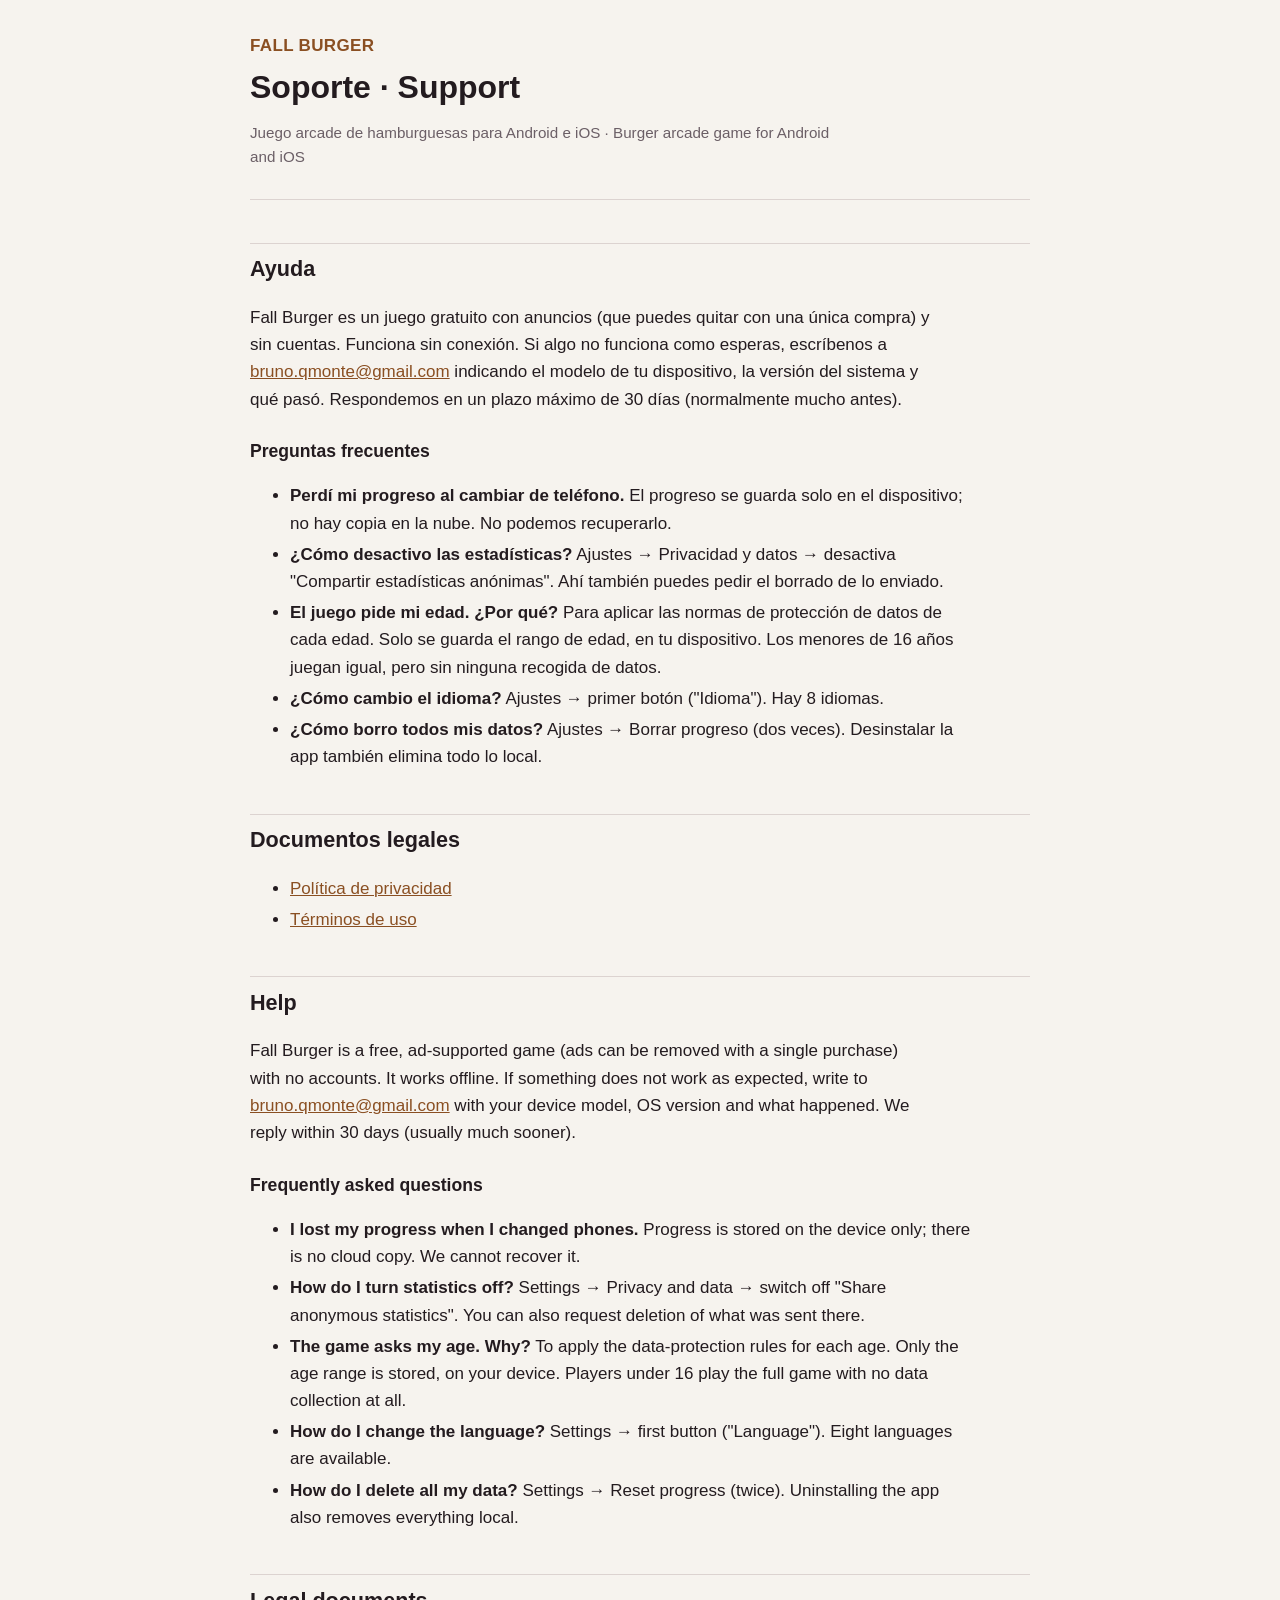
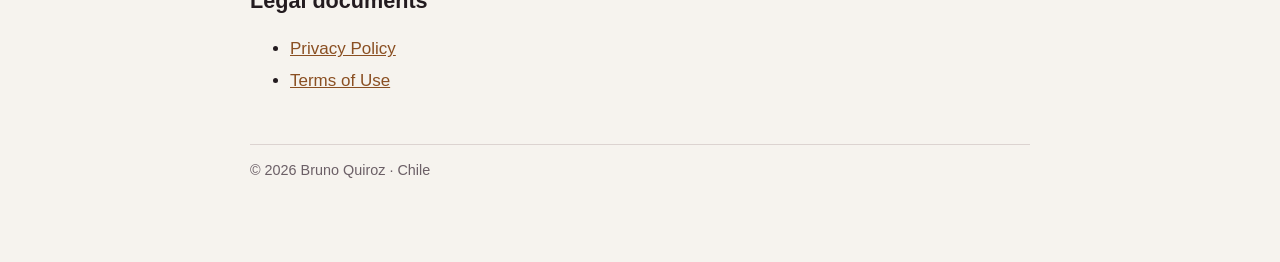
<file: support/index.html>
<!doctype html>
<html lang="es">
<head>
<meta charset="utf-8">
<meta http-equiv="refresh" content="0; url=../">
<title>Fall Burger · Soporte</title>
<link rel="canonical" href="../">
</head>
<body>
<p>Redirigiendo a la página de soporte de Fall Burger… <a href="../">Pulsa aquí si no ocurre automáticamente.</a></p>
</body>
</html>
</file>
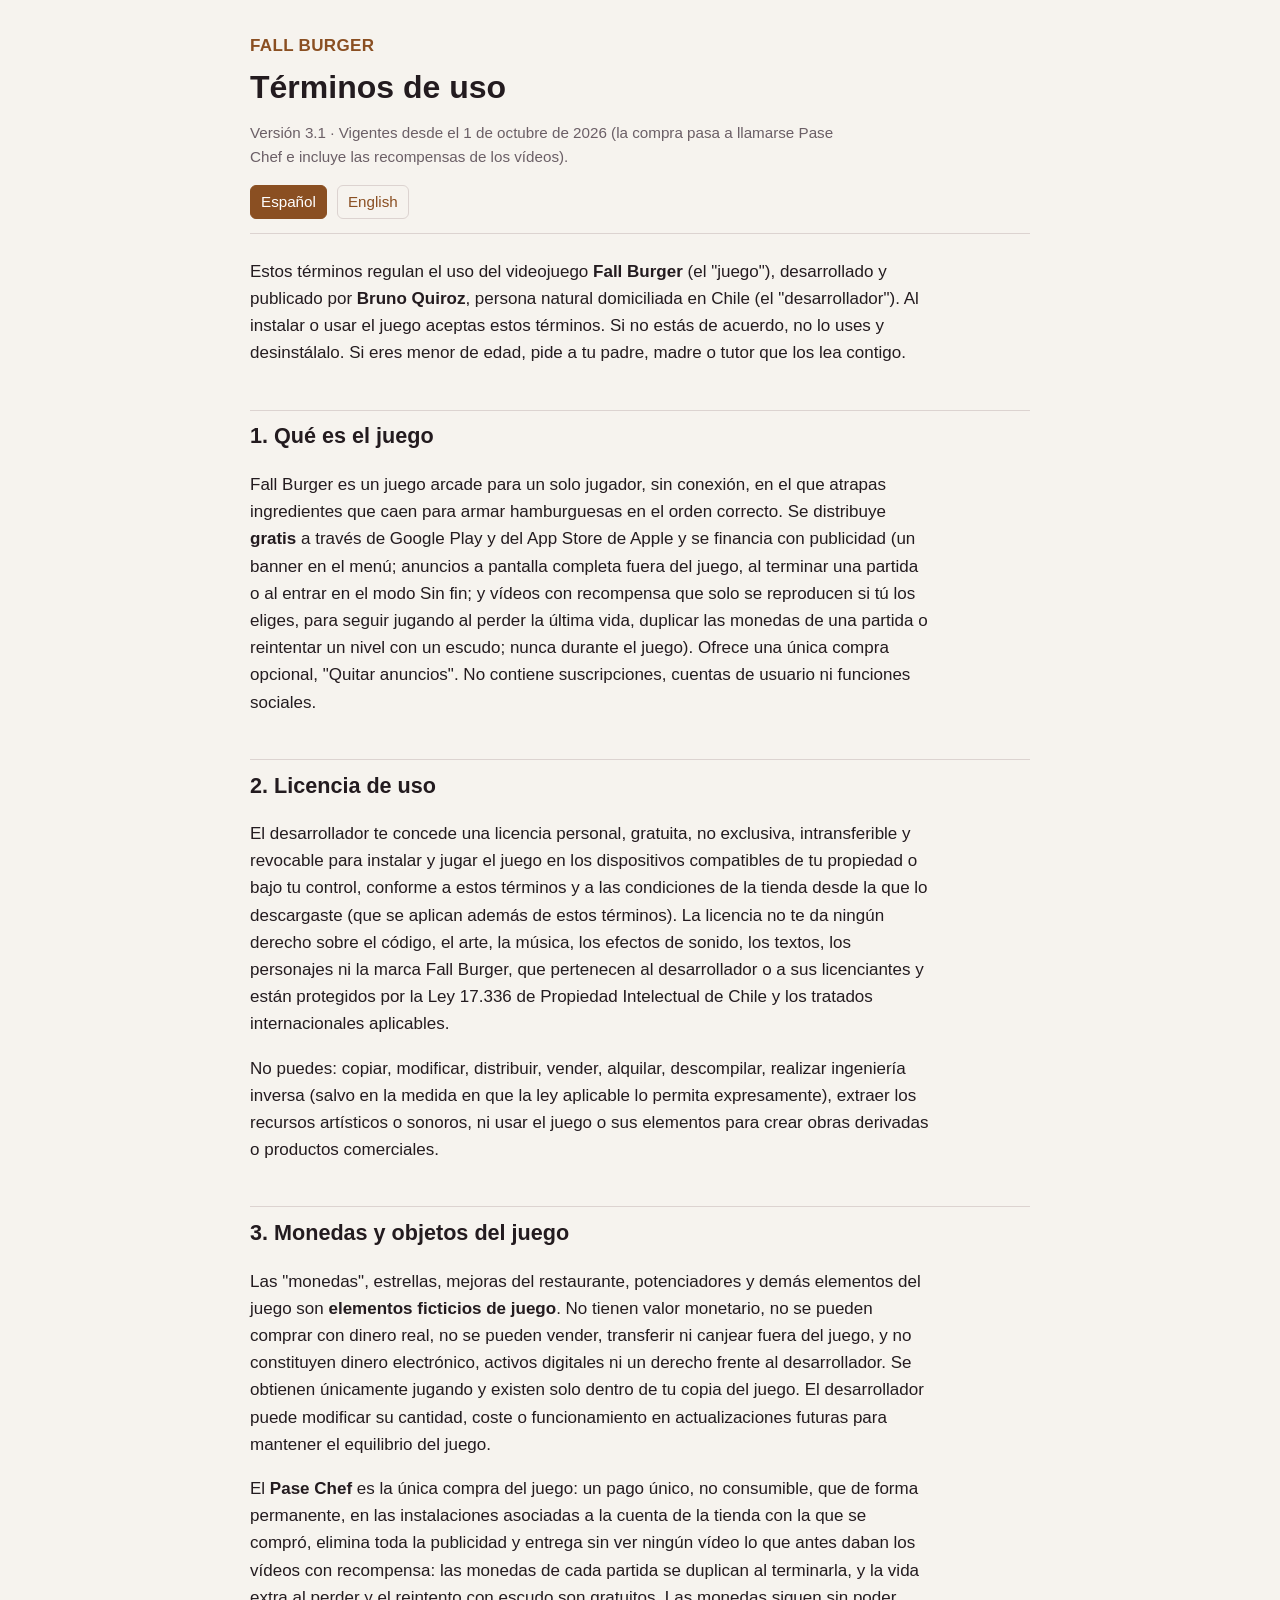
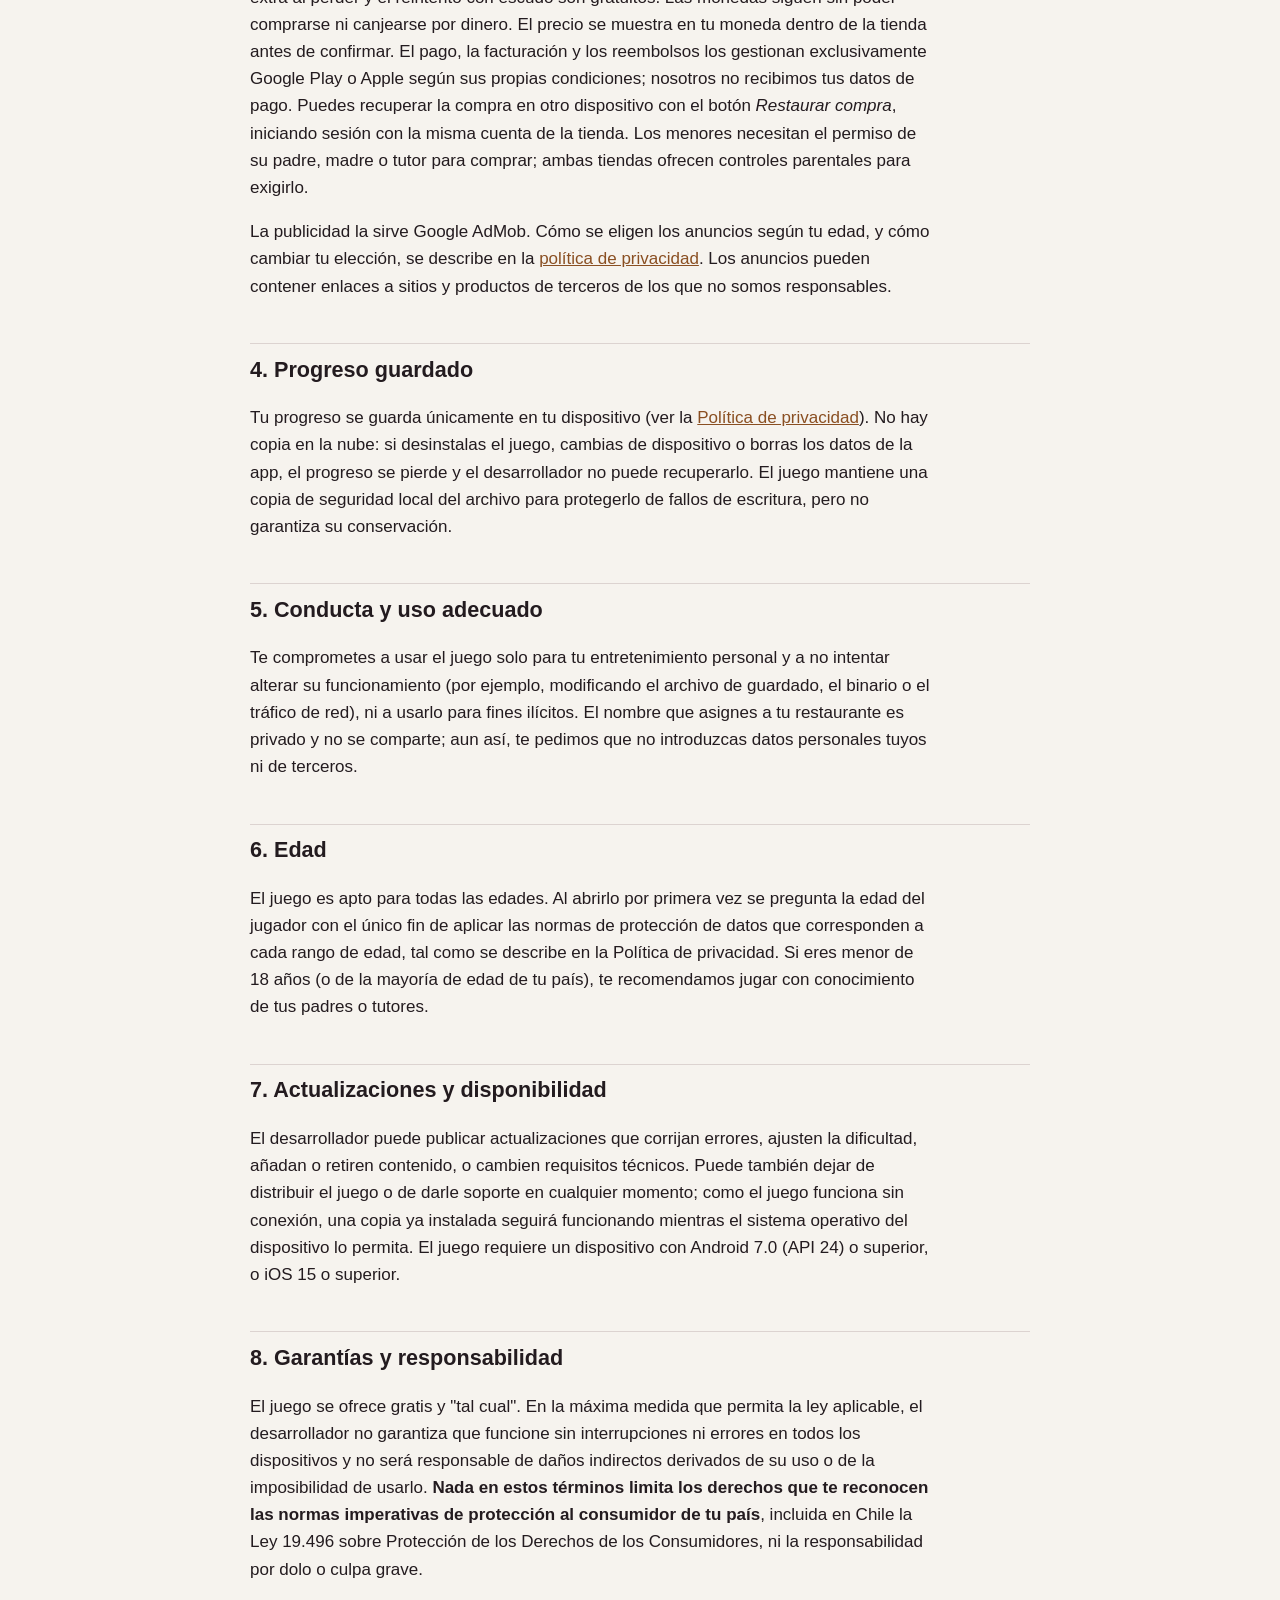
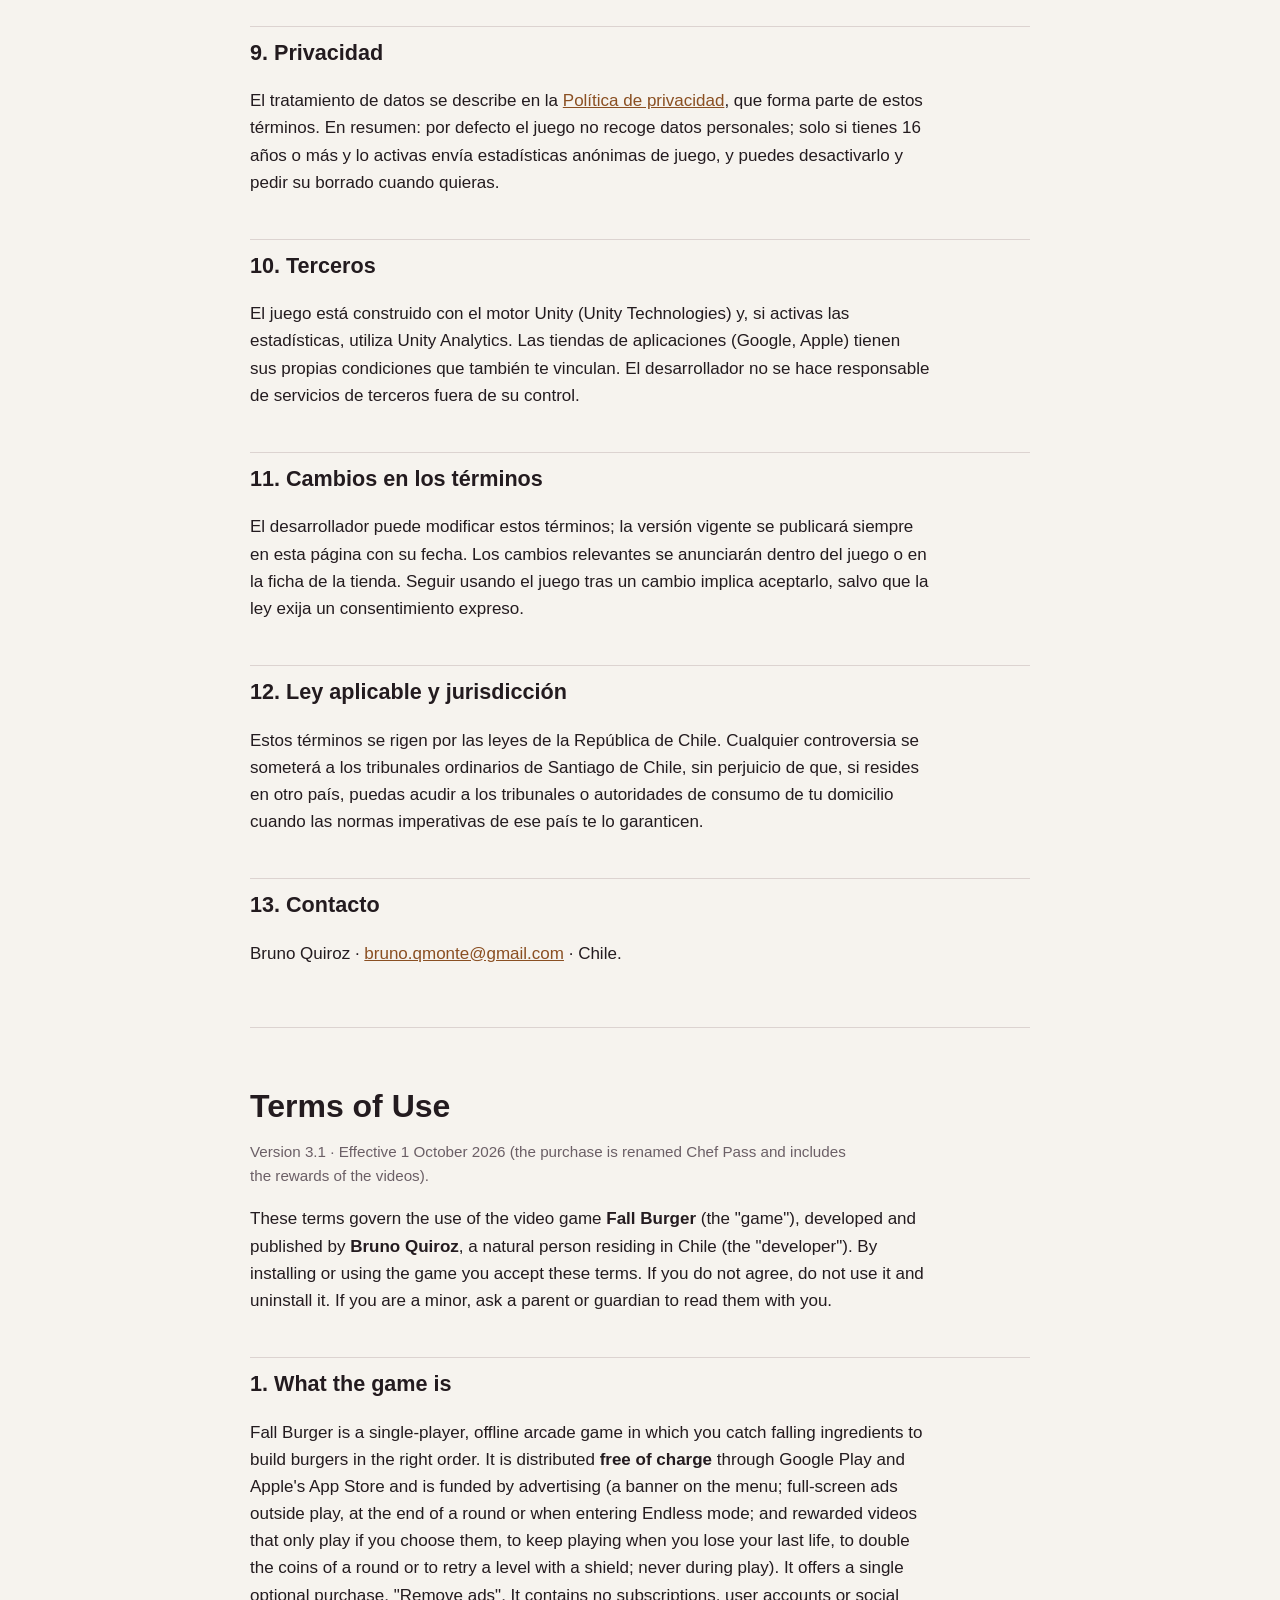
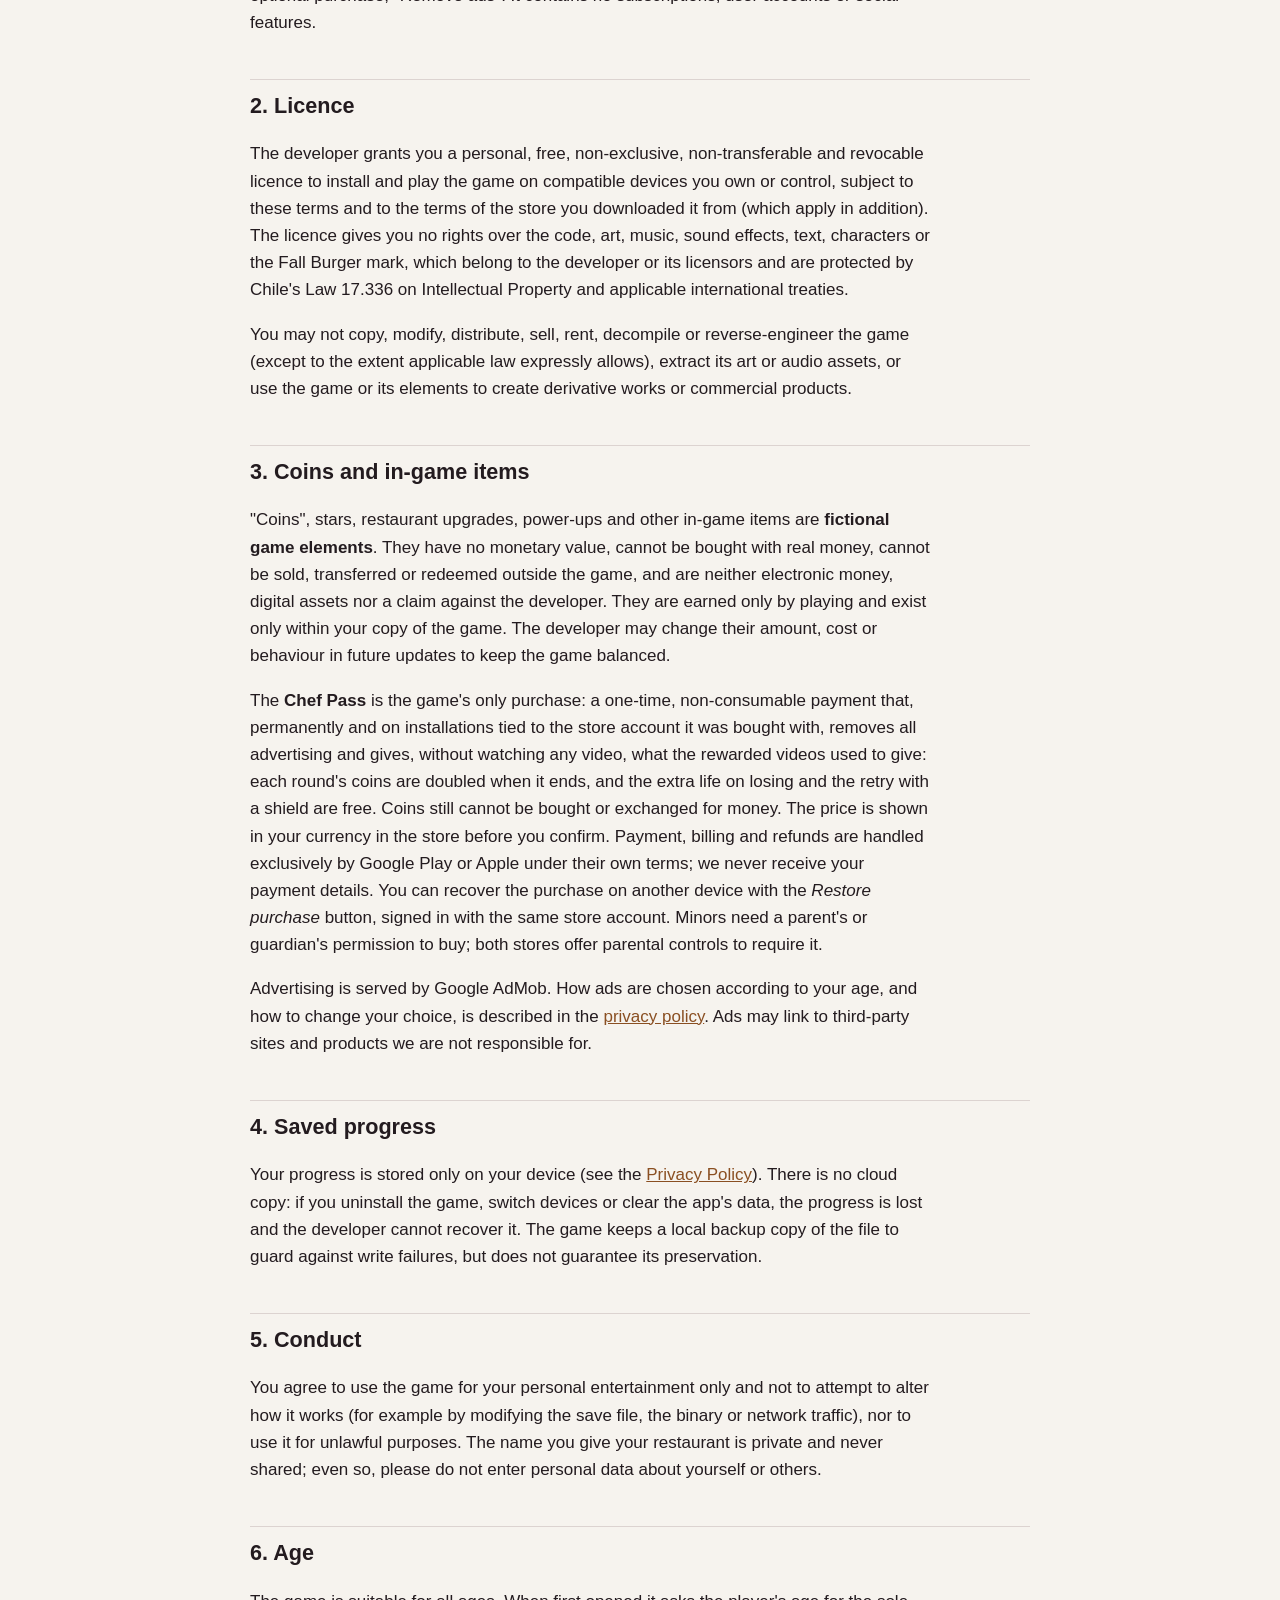
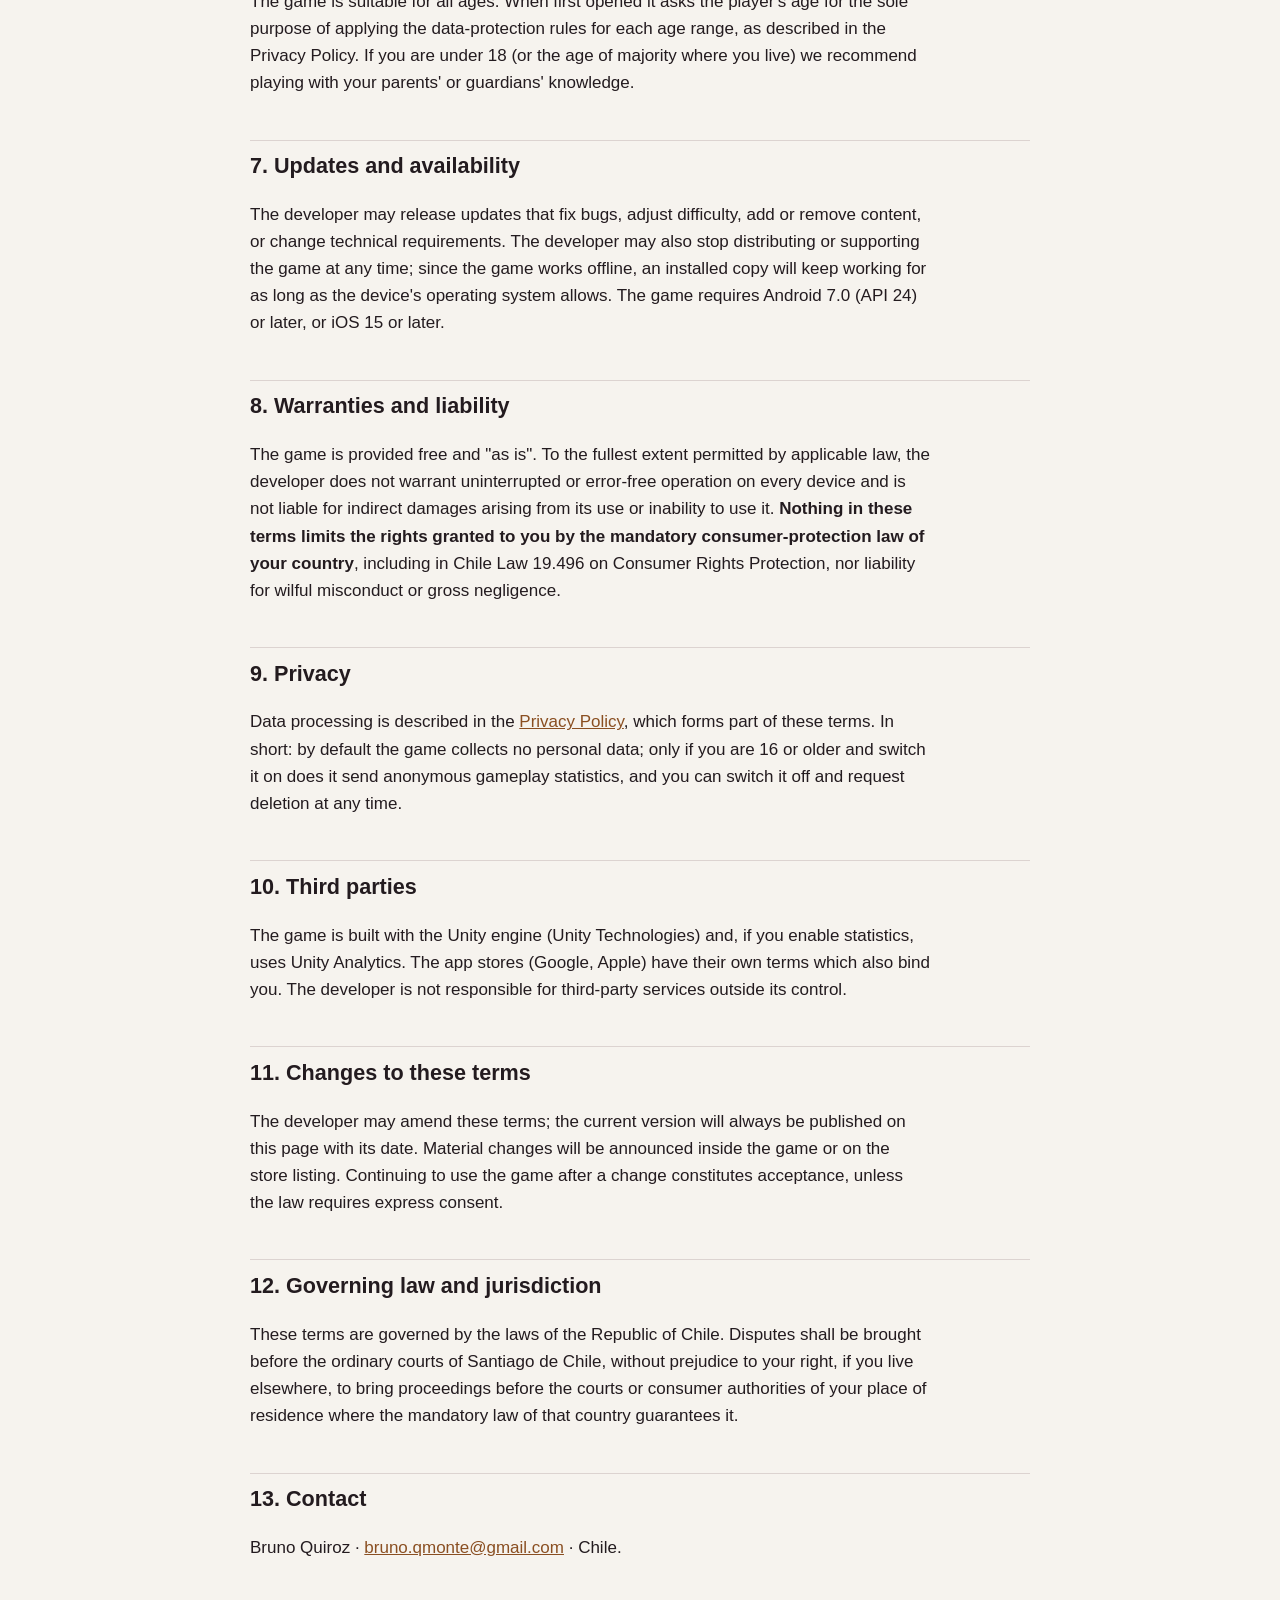
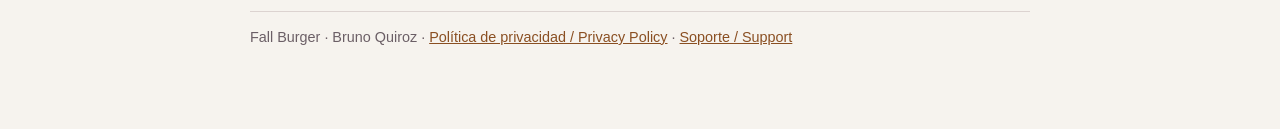
<file: terms/index.html>
<!doctype html>
<html lang="es">
<head>
<meta charset="utf-8">
<meta name="viewport" content="width=device-width, initial-scale=1">
<title>Términos de uso · Fall Burger</title>
<meta name="description" content="Términos de uso del videojuego Fall Burger para Android e iOS.">
<link rel="stylesheet" href="../assets/legal.css">
</head>
<body>
<div class="wrap">
<header>
  <div class="brand">FALL BURGER</div>
  <h1>Términos de uso</h1>
  <p class="meta">Versión 3.1 · Vigentes desde el 1 de octubre de 2026 (la compra pasa a llamarse Pase Chef e incluye las recompensas de los vídeos).</p>
  <nav class="lang" aria-label="Idioma"><a href="#es" aria-current="page">Español</a><a href="#en">English</a></nav>
</header>

<section id="es">
<p>Estos términos regulan el uso del videojuego <strong>Fall Burger</strong> (el "juego"), desarrollado y publicado por <strong>Bruno Quiroz</strong>, persona natural domiciliada en Chile (el "desarrollador"). Al instalar o usar el juego aceptas estos términos. Si no estás de acuerdo, no lo uses y desinstálalo. Si eres menor de edad, pide a tu padre, madre o tutor que los lea contigo.</p>

<h2>1. Qué es el juego</h2>
<p>Fall Burger es un juego arcade para un solo jugador, sin conexión, en el que atrapas ingredientes que caen para armar hamburguesas en el orden correcto. Se distribuye <strong>gratis</strong> a través de Google Play y del App Store de Apple y se financia con publicidad (un banner en el menú; anuncios a pantalla completa fuera del juego, al terminar una partida o al entrar en el modo Sin fin; y vídeos con recompensa que solo se reproducen si tú los eliges, para seguir jugando al perder la última vida, duplicar las monedas de una partida o reintentar un nivel con un escudo; nunca durante el juego). Ofrece una única compra opcional, "Quitar anuncios". No contiene suscripciones, cuentas de usuario ni funciones sociales.</p>

<h2>2. Licencia de uso</h2>
<p>El desarrollador te concede una licencia personal, gratuita, no exclusiva, intransferible y revocable para instalar y jugar el juego en los dispositivos compatibles de tu propiedad o bajo tu control, conforme a estos términos y a las condiciones de la tienda desde la que lo descargaste (que se aplican además de estos términos). La licencia no te da ningún derecho sobre el código, el arte, la música, los efectos de sonido, los textos, los personajes ni la marca Fall Burger, que pertenecen al desarrollador o a sus licenciantes y están protegidos por la Ley 17.336 de Propiedad Intelectual de Chile y los tratados internacionales aplicables.</p>
<p>No puedes: copiar, modificar, distribuir, vender, alquilar, descompilar, realizar ingeniería inversa (salvo en la medida en que la ley aplicable lo permita expresamente), extraer los recursos artísticos o sonoros, ni usar el juego o sus elementos para crear obras derivadas o productos comerciales.</p>

<h2>3. Monedas y objetos del juego</h2>
<p>Las "monedas", estrellas, mejoras del restaurante, potenciadores y demás elementos del juego son <strong>elementos ficticios de juego</strong>. No tienen valor monetario, no se pueden comprar con dinero real, no se pueden vender, transferir ni canjear fuera del juego, y no constituyen dinero electrónico, activos digitales ni un derecho frente al desarrollador. Se obtienen únicamente jugando y existen solo dentro de tu copia del juego. El desarrollador puede modificar su cantidad, coste o funcionamiento en actualizaciones futuras para mantener el equilibrio del juego.</p>
<p>El <strong>Pase Chef</strong> es la única compra del juego: un pago único, no consumible, que de forma permanente, en las instalaciones asociadas a la cuenta de la tienda con la que se compró, elimina toda la publicidad y entrega sin ver ningún vídeo lo que antes daban los vídeos con recompensa: las monedas de cada partida se duplican al terminarla, y la vida extra al perder y el reintento con escudo son gratuitos. Las monedas siguen sin poder comprarse ni canjearse por dinero. El precio se muestra en tu moneda dentro de la tienda antes de confirmar. El pago, la facturación y los reembolsos los gestionan exclusivamente Google Play o Apple según sus propias condiciones; nosotros no recibimos tus datos de pago. Puedes recuperar la compra en otro dispositivo con el botón <em>Restaurar compra</em>, iniciando sesión con la misma cuenta de la tienda. Los menores necesitan el permiso de su padre, madre o tutor para comprar; ambas tiendas ofrecen controles parentales para exigirlo.</p>
<p>La publicidad la sirve Google AdMob. Cómo se eligen los anuncios según tu edad, y cómo cambiar tu elección, se describe en la <a href="../privacy/">política de privacidad</a>. Los anuncios pueden contener enlaces a sitios y productos de terceros de los que no somos responsables.</p>

<h2>4. Progreso guardado</h2>
<p>Tu progreso se guarda únicamente en tu dispositivo (ver la <a href="../privacy/">Política de privacidad</a>). No hay copia en la nube: si desinstalas el juego, cambias de dispositivo o borras los datos de la app, el progreso se pierde y el desarrollador no puede recuperarlo. El juego mantiene una copia de seguridad local del archivo para protegerlo de fallos de escritura, pero no garantiza su conservación.</p>

<h2>5. Conducta y uso adecuado</h2>
<p>Te comprometes a usar el juego solo para tu entretenimiento personal y a no intentar alterar su funcionamiento (por ejemplo, modificando el archivo de guardado, el binario o el tráfico de red), ni a usarlo para fines ilícitos. El nombre que asignes a tu restaurante es privado y no se comparte; aun así, te pedimos que no introduzcas datos personales tuyos ni de terceros.</p>

<h2>6. Edad</h2>
<p>El juego es apto para todas las edades. Al abrirlo por primera vez se pregunta la edad del jugador con el único fin de aplicar las normas de protección de datos que corresponden a cada rango de edad, tal como se describe en la Política de privacidad. Si eres menor de 18 años (o de la mayoría de edad de tu país), te recomendamos jugar con conocimiento de tus padres o tutores.</p>

<h2>7. Actualizaciones y disponibilidad</h2>
<p>El desarrollador puede publicar actualizaciones que corrijan errores, ajusten la dificultad, añadan o retiren contenido, o cambien requisitos técnicos. Puede también dejar de distribuir el juego o de darle soporte en cualquier momento; como el juego funciona sin conexión, una copia ya instalada seguirá funcionando mientras el sistema operativo del dispositivo lo permita. El juego requiere un dispositivo con Android 7.0 (API 24) o superior, o iOS 15 o superior.</p>

<h2>8. Garantías y responsabilidad</h2>
<p>El juego se ofrece gratis y "tal cual". En la máxima medida que permita la ley aplicable, el desarrollador no garantiza que funcione sin interrupciones ni errores en todos los dispositivos y no será responsable de daños indirectos derivados de su uso o de la imposibilidad de usarlo. <strong>Nada en estos términos limita los derechos que te reconocen las normas imperativas de protección al consumidor de tu país</strong>, incluida en Chile la Ley 19.496 sobre Protección de los Derechos de los Consumidores, ni la responsabilidad por dolo o culpa grave.</p>

<h2>9. Privacidad</h2>
<p>El tratamiento de datos se describe en la <a href="../privacy/">Política de privacidad</a>, que forma parte de estos términos. En resumen: por defecto el juego no recoge datos personales; solo si tienes 16 años o más y lo activas envía estadísticas anónimas de juego, y puedes desactivarlo y pedir su borrado cuando quieras.</p>

<h2>10. Terceros</h2>
<p>El juego está construido con el motor Unity (Unity Technologies) y, si activas las estadísticas, utiliza Unity Analytics. Las tiendas de aplicaciones (Google, Apple) tienen sus propias condiciones que también te vinculan. El desarrollador no se hace responsable de servicios de terceros fuera de su control.</p>

<h2>11. Cambios en los términos</h2>
<p>El desarrollador puede modificar estos términos; la versión vigente se publicará siempre en esta página con su fecha. Los cambios relevantes se anunciarán dentro del juego o en la ficha de la tienda. Seguir usando el juego tras un cambio implica aceptarlo, salvo que la ley exija un consentimiento expreso.</p>

<h2>12. Ley aplicable y jurisdicción</h2>
<p>Estos términos se rigen por las leyes de la República de Chile. Cualquier controversia se someterá a los tribunales ordinarios de Santiago de Chile, sin perjuicio de que, si resides en otro país, puedas acudir a los tribunales o autoridades de consumo de tu domicilio cuando las normas imperativas de ese país te lo garanticen.</p>

<h2>13. Contacto</h2>
<p>Bruno Quiroz · <a href="mailto:bruno.qmonte@gmail.com">bruno.qmonte@gmail.com</a> · Chile.</p>
</section>

<hr style="border:0;border-top:1px solid var(--rule);margin:60px 0">

<section id="en" lang="en">
<h1>Terms of Use</h1>
<p class="meta">Version 3.1 · Effective 1 October 2026 (the purchase is renamed Chef Pass and includes the rewards of the videos).</p>
<p>These terms govern the use of the video game <strong>Fall Burger</strong> (the "game"), developed and published by <strong>Bruno Quiroz</strong>, a natural person residing in Chile (the "developer"). By installing or using the game you accept these terms. If you do not agree, do not use it and uninstall it. If you are a minor, ask a parent or guardian to read them with you.</p>

<h2>1. What the game is</h2>
<p>Fall Burger is a single-player, offline arcade game in which you catch falling ingredients to build burgers in the right order. It is distributed <strong>free of charge</strong> through Google Play and Apple's App Store and is funded by advertising (a banner on the menu; full-screen ads outside play, at the end of a round or when entering Endless mode; and rewarded videos that only play if you choose them, to keep playing when you lose your last life, to double the coins of a round or to retry a level with a shield; never during play). It offers a single optional purchase, "Remove ads". It contains no subscriptions, user accounts or social features.</p>

<h2>2. Licence</h2>
<p>The developer grants you a personal, free, non-exclusive, non-transferable and revocable licence to install and play the game on compatible devices you own or control, subject to these terms and to the terms of the store you downloaded it from (which apply in addition). The licence gives you no rights over the code, art, music, sound effects, text, characters or the Fall Burger mark, which belong to the developer or its licensors and are protected by Chile's Law 17.336 on Intellectual Property and applicable international treaties.</p>
<p>You may not copy, modify, distribute, sell, rent, decompile or reverse-engineer the game (except to the extent applicable law expressly allows), extract its art or audio assets, or use the game or its elements to create derivative works or commercial products.</p>

<h2>3. Coins and in-game items</h2>
<p>"Coins", stars, restaurant upgrades, power-ups and other in-game items are <strong>fictional game elements</strong>. They have no monetary value, cannot be bought with real money, cannot be sold, transferred or redeemed outside the game, and are neither electronic money, digital assets nor a claim against the developer. They are earned only by playing and exist only within your copy of the game. The developer may change their amount, cost or behaviour in future updates to keep the game balanced.</p>
<p>The <strong>Chef Pass</strong> is the game's only purchase: a one-time, non-consumable payment that, permanently and on installations tied to the store account it was bought with, removes all advertising and gives, without watching any video, what the rewarded videos used to give: each round's coins are doubled when it ends, and the extra life on losing and the retry with a shield are free. Coins still cannot be bought or exchanged for money. The price is shown in your currency in the store before you confirm. Payment, billing and refunds are handled exclusively by Google Play or Apple under their own terms; we never receive your payment details. You can recover the purchase on another device with the <em>Restore purchase</em> button, signed in with the same store account. Minors need a parent's or guardian's permission to buy; both stores offer parental controls to require it.</p>
<p>Advertising is served by Google AdMob. How ads are chosen according to your age, and how to change your choice, is described in the <a href="../privacy/">privacy policy</a>. Ads may link to third-party sites and products we are not responsible for.</p>

<h2>4. Saved progress</h2>
<p>Your progress is stored only on your device (see the <a href="../privacy/">Privacy Policy</a>). There is no cloud copy: if you uninstall the game, switch devices or clear the app's data, the progress is lost and the developer cannot recover it. The game keeps a local backup copy of the file to guard against write failures, but does not guarantee its preservation.</p>

<h2>5. Conduct</h2>
<p>You agree to use the game for your personal entertainment only and not to attempt to alter how it works (for example by modifying the save file, the binary or network traffic), nor to use it for unlawful purposes. The name you give your restaurant is private and never shared; even so, please do not enter personal data about yourself or others.</p>

<h2>6. Age</h2>
<p>The game is suitable for all ages. When first opened it asks the player's age for the sole purpose of applying the data-protection rules for each age range, as described in the Privacy Policy. If you are under 18 (or the age of majority where you live) we recommend playing with your parents' or guardians' knowledge.</p>

<h2>7. Updates and availability</h2>
<p>The developer may release updates that fix bugs, adjust difficulty, add or remove content, or change technical requirements. The developer may also stop distributing or supporting the game at any time; since the game works offline, an installed copy will keep working for as long as the device's operating system allows. The game requires Android 7.0 (API 24) or later, or iOS 15 or later.</p>

<h2>8. Warranties and liability</h2>
<p>The game is provided free and "as is". To the fullest extent permitted by applicable law, the developer does not warrant uninterrupted or error-free operation on every device and is not liable for indirect damages arising from its use or inability to use it. <strong>Nothing in these terms limits the rights granted to you by the mandatory consumer-protection law of your country</strong>, including in Chile Law 19.496 on Consumer Rights Protection, nor liability for wilful misconduct or gross negligence.</p>

<h2>9. Privacy</h2>
<p>Data processing is described in the <a href="../privacy/">Privacy Policy</a>, which forms part of these terms. In short: by default the game collects no personal data; only if you are 16 or older and switch it on does it send anonymous gameplay statistics, and you can switch it off and request deletion at any time.</p>

<h2>10. Third parties</h2>
<p>The game is built with the Unity engine (Unity Technologies) and, if you enable statistics, uses Unity Analytics. The app stores (Google, Apple) have their own terms which also bind you. The developer is not responsible for third-party services outside its control.</p>

<h2>11. Changes to these terms</h2>
<p>The developer may amend these terms; the current version will always be published on this page with its date. Material changes will be announced inside the game or on the store listing. Continuing to use the game after a change constitutes acceptance, unless the law requires express consent.</p>

<h2>12. Governing law and jurisdiction</h2>
<p>These terms are governed by the laws of the Republic of Chile. Disputes shall be brought before the ordinary courts of Santiago de Chile, without prejudice to your right, if you live elsewhere, to bring proceedings before the courts or consumer authorities of your place of residence where the mandatory law of that country guarantees it.</p>

<h2>13. Contact</h2>
<p>Bruno Quiroz · <a href="mailto:bruno.qmonte@gmail.com">bruno.qmonte@gmail.com</a> · Chile.</p>
</section>

<footer>Fall Burger · Bruno Quiroz · <a href="../privacy/">Política de privacidad / Privacy Policy</a> · <a href="../">Soporte / Support</a></footer>
</div>
</body>
</html>
</file>
<file: assets/legal.css>
:root{--bg:#f6f3ee;--ink:#231b1f;--muted:#6b5f66;--rule:#dcd3d0;--accent:#8a4f22;--panel:#fff}
@media (prefers-color-scheme:dark){:root{--bg:#1e171c;--ink:#f1eaee;--muted:#b3a6ad;--rule:#3b3038;--accent:#e0a56f;--panel:#2a2128}}
*{box-sizing:border-box}
body{margin:0;background:var(--bg);color:var(--ink);font:17px/1.6 -apple-system,BlinkMacSystemFont,"Segoe UI",Roboto,"Helvetica Neue",Arial,sans-serif}
.wrap{max-width:820px;margin:0 auto;padding:32px 20px 80px}
header{border-bottom:1px solid var(--rule);padding-bottom:14px;margin-bottom:24px}
header .brand{font-weight:800;letter-spacing:.02em;color:var(--accent)}
h1{font-size:2rem;line-height:1.15;margin:.3em 0}
h2{font-size:1.35rem;margin:2em 0 .5em;padding-top:.4em;border-top:1px solid var(--rule)}
h3{font-size:1.1rem;margin:1.4em 0 .3em}
p,li{max-width:72ch}
.meta{color:var(--muted);font-size:.95rem}
.lang{display:flex;gap:10px;margin:10px 0 0;font-size:.95rem}
.lang a{color:var(--accent);text-decoration:none;border:1px solid var(--rule);padding:4px 10px;border-radius:6px}
.lang a[aria-current]{background:var(--accent);color:#fff;border-color:var(--accent)}
table{border-collapse:collapse;width:100%;font-size:.95rem;margin:12px 0}
th,td{border:1px solid var(--rule);padding:8px 10px;text-align:left;vertical-align:top}
th{background:var(--panel)}
.box{background:var(--panel);border:1px solid var(--rule);border-radius:8px;padding:14px 18px;margin:16px 0}
.box p{margin:6px 0}
code{font-family:ui-monospace,SFMono-Regular,Menlo,monospace;font-size:.92em;background:var(--panel);padding:1px 5px;border-radius:4px;border:1px solid var(--rule)}
footer{margin-top:50px;padding-top:14px;border-top:1px solid var(--rule);color:var(--muted);font-size:.9rem}
a{color:var(--accent)}
ul.tight li{margin:4px 0}
</file>
